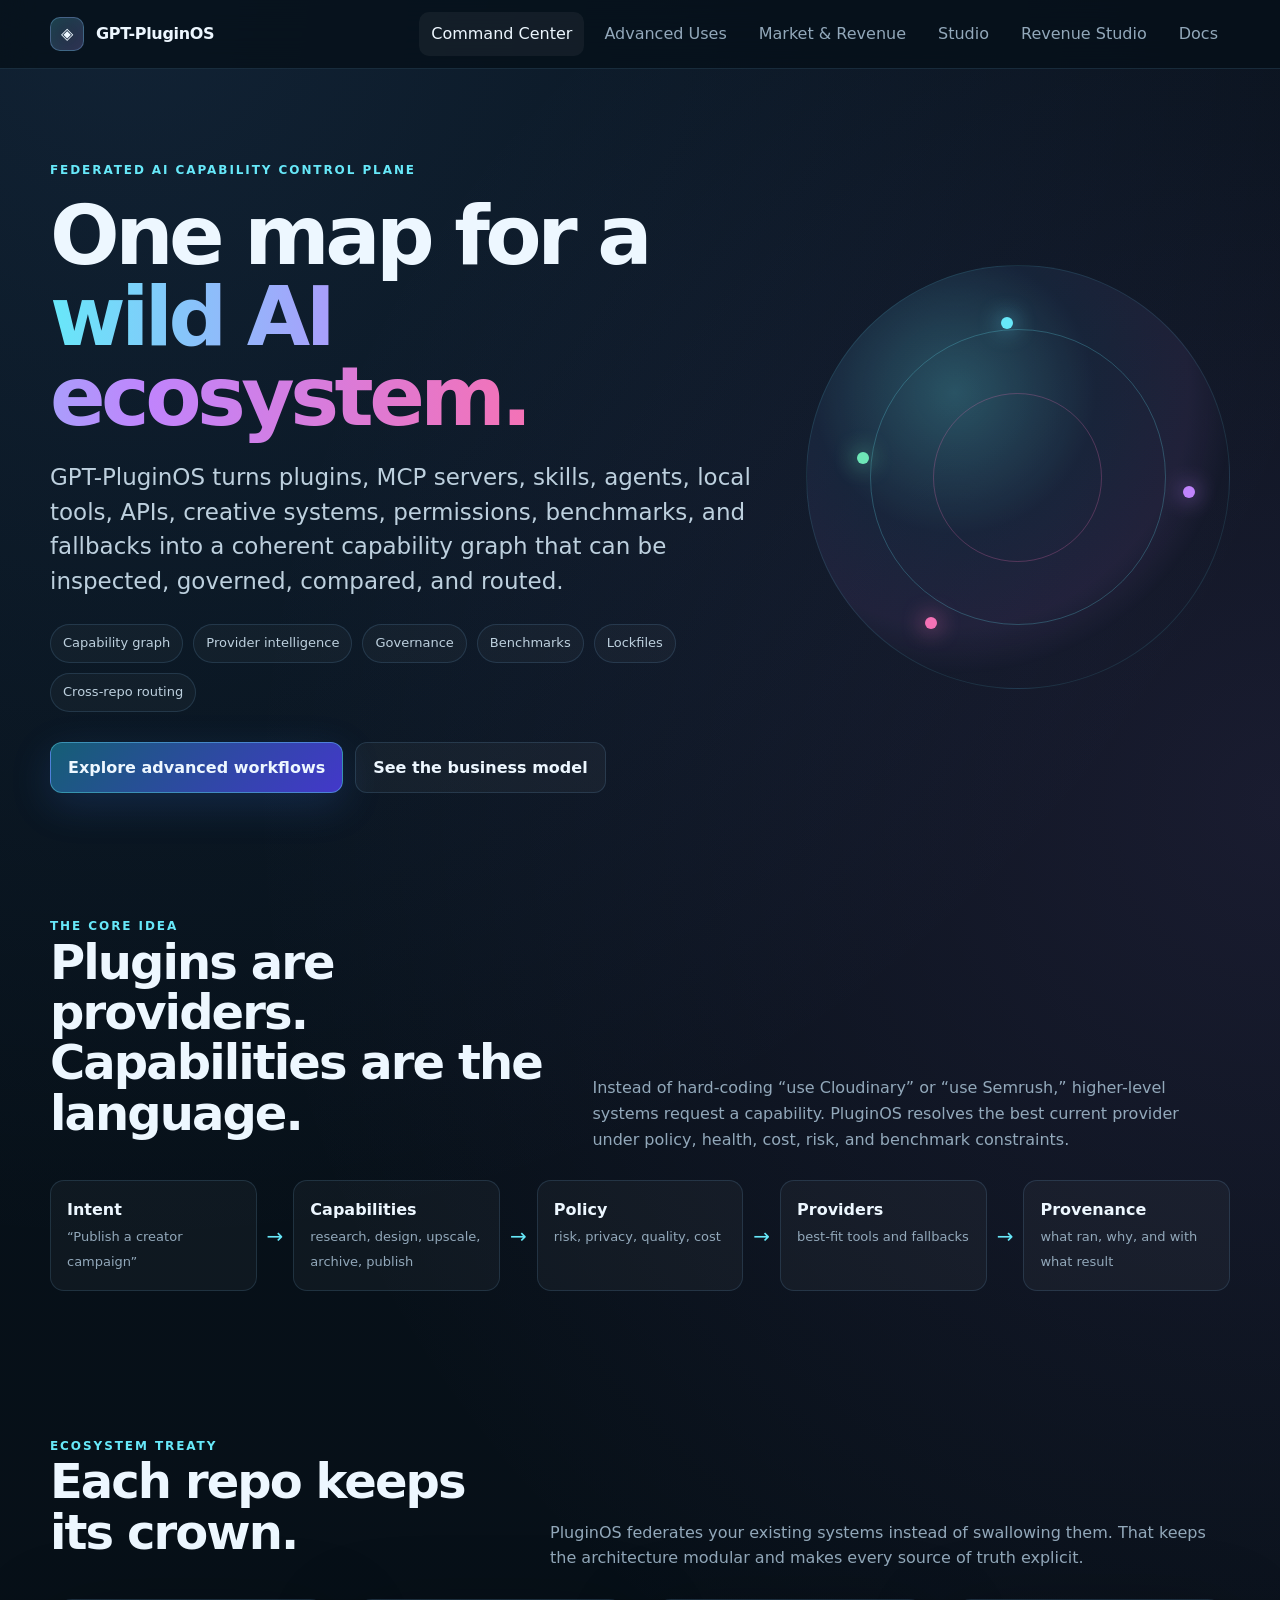
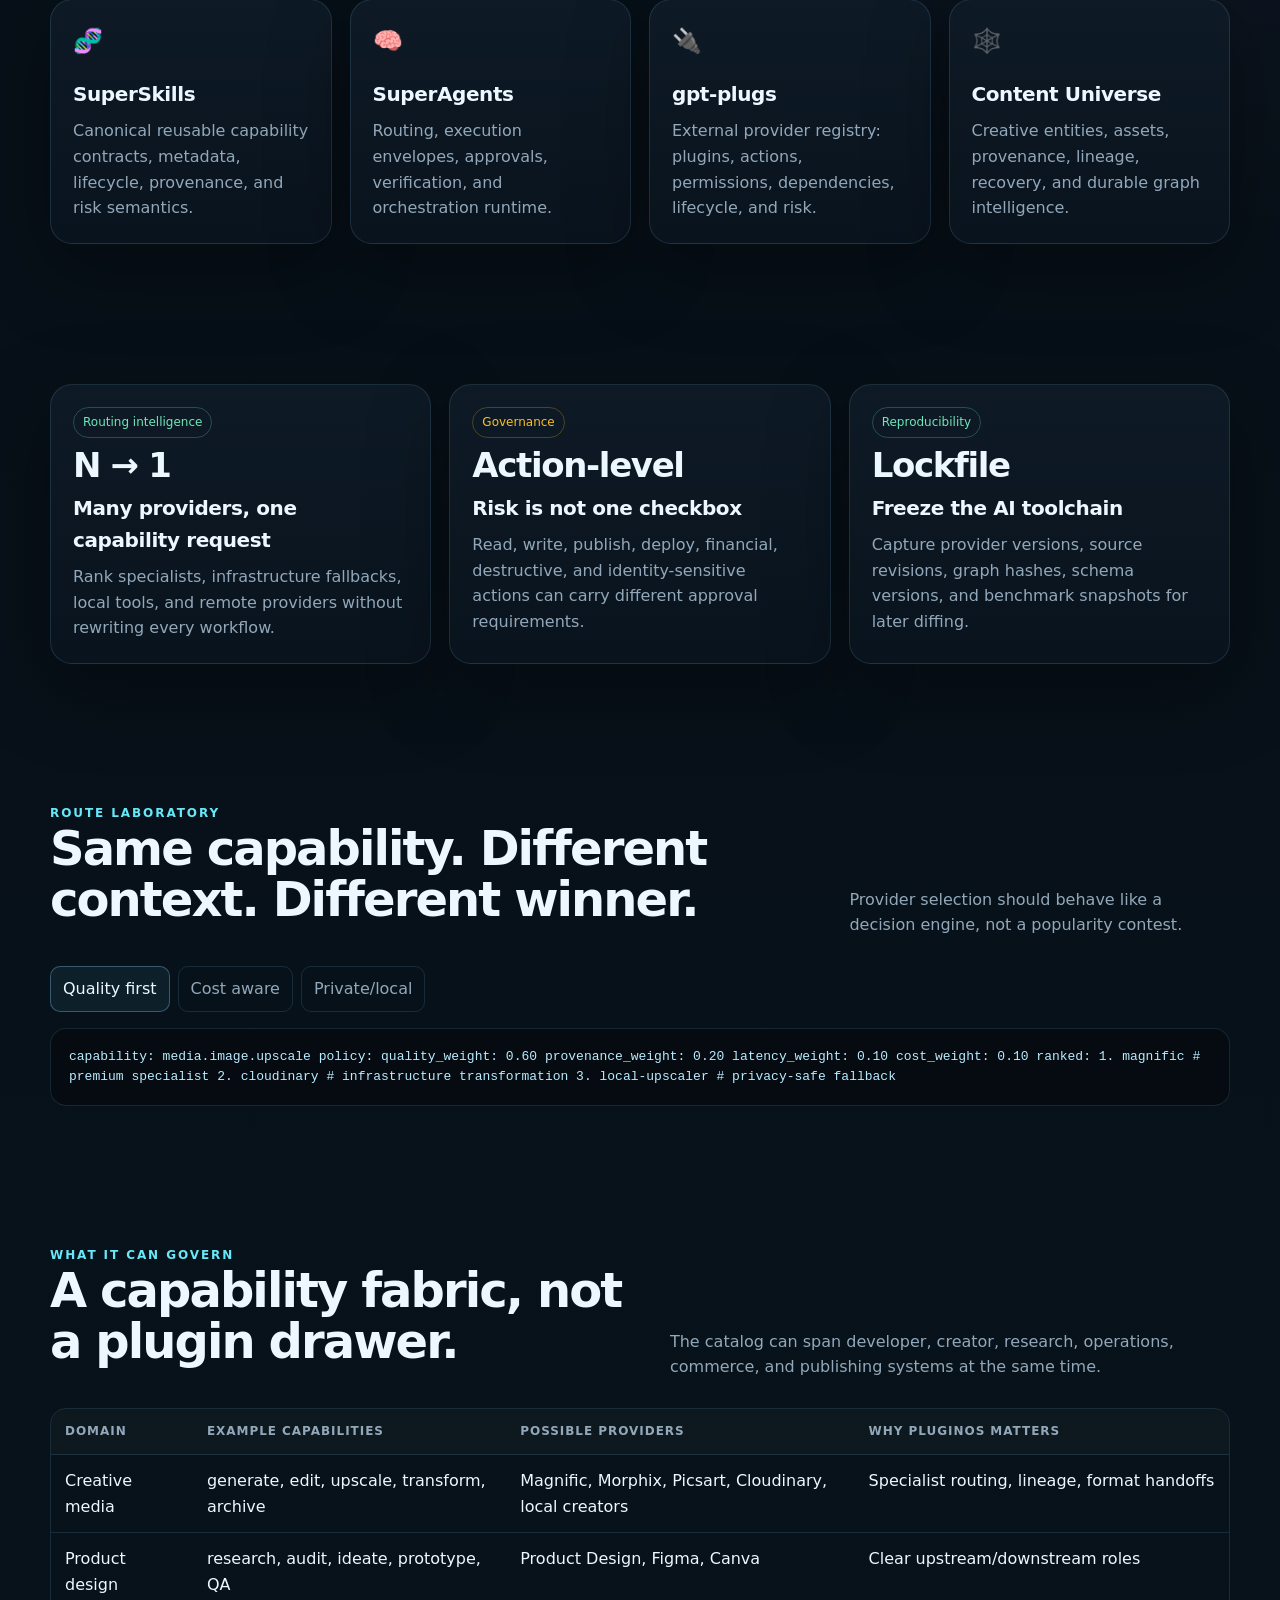
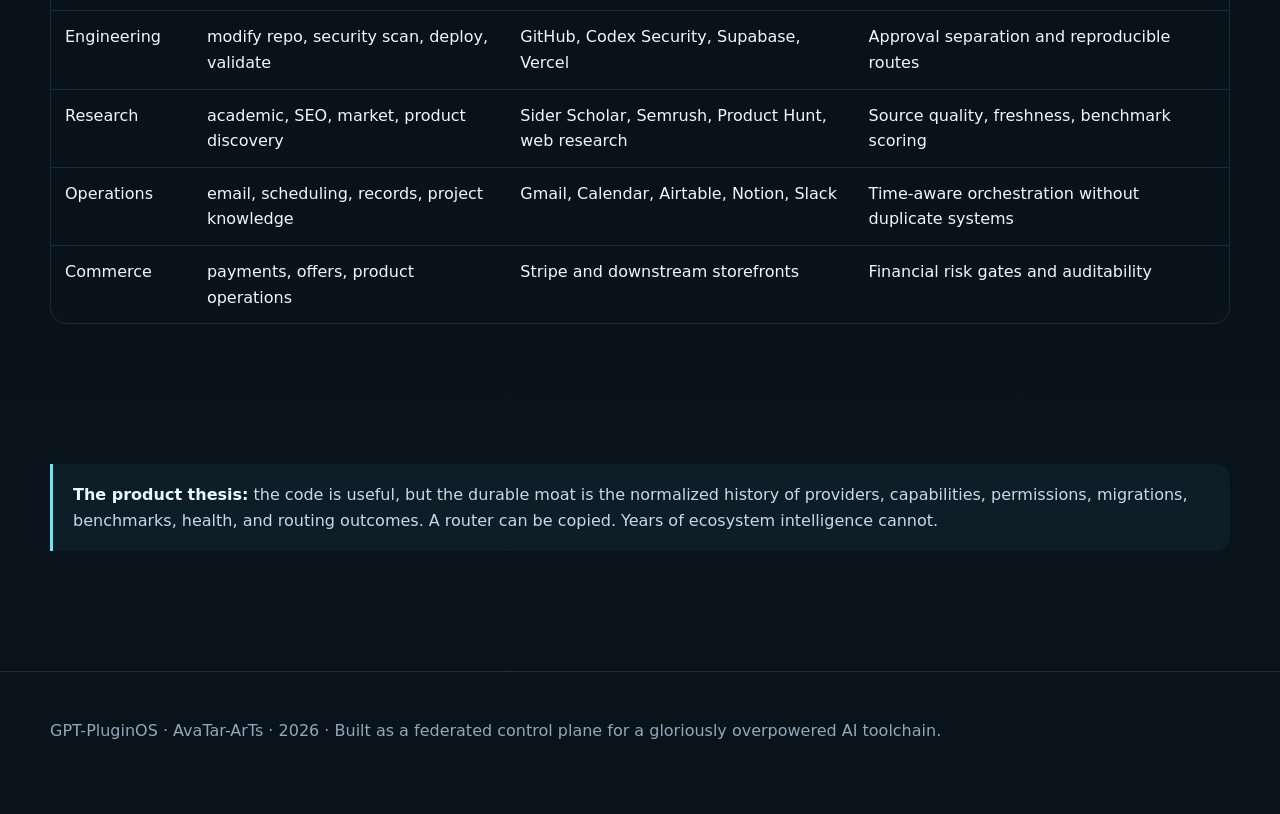
<file: site/index.html>
<!doctype html>
<html lang="en">
<head>
  <meta charset="utf-8" />
  <meta name="viewport" content="width=device-width, initial-scale=1" />
  <meta name="description" content="GPT-PluginOS is a federated capability control plane for plugins, MCP, skills, agents, local tools, creative providers, governance, and routing." />
  <title>GPT-PluginOS | Capability Control Plane</title>
  <link rel="stylesheet" href="styles.css" />
</head>
<body>
  <nav class="nav">
    <div class="shell nav-inner">
      <a class="brand" href="index.html"><span class="brand-mark">◈</span><span>GPT-PluginOS</span></a>
      <div class="nav-links">
        <a class="active" href="index.html">Command Center</a>
        <a href="advanced.html">Advanced Uses</a>
        <a href="market.html">Market & Revenue</a>
        <a href="../README.md">Docs</a>
      </div>
    </div>
  </nav>

  <header class="hero">
    <div class="shell hero-grid">
      <div>
        <div class="kicker">Federated AI Capability Control Plane</div>
        <h1>One map for a <span class="gradient-text">wild AI ecosystem.</span></h1>
        <p class="lede">GPT-PluginOS turns plugins, MCP servers, skills, agents, local tools, APIs, creative systems, permissions, benchmarks, and fallbacks into a coherent capability graph that can be inspected, governed, compared, and routed.</p>
        <div class="pills">
          <span class="pill">Capability graph</span><span class="pill">Provider intelligence</span><span class="pill">Governance</span><span class="pill">Benchmarks</span><span class="pill">Lockfiles</span><span class="pill">Cross-repo routing</span>
        </div>
        <div class="actions">
          <a class="btn primary" href="advanced.html">Explore advanced workflows</a>
          <a class="btn" href="market.html">See the business model</a>
        </div>
      </div>
      <div class="hero-orb" aria-label="decorative capability graph">
        <span class="node n1"></span><span class="node n2"></span><span class="node n3"></span><span class="node n4"></span>
      </div>
    </div>
  </header>

  <main>
    <section class="section">
      <div class="shell">
        <div class="section-head">
          <div><div class="kicker">The core idea</div><h2>Plugins are providers. Capabilities are the language.</h2></div>
          <p>Instead of hard-coding “use Cloudinary” or “use Semrush,” higher-level systems request a capability. PluginOS resolves the best current provider under policy, health, cost, risk, and benchmark constraints.</p>
        </div>
        <div class="flow">
          <div class="flow-step"><strong>Intent</strong><br><span class="small">“Publish a creator campaign”</span></div>
          <div class="flow-arrow">→</div>
          <div class="flow-step"><strong>Capabilities</strong><br><span class="small">research, design, upscale, archive, publish</span></div>
          <div class="flow-arrow">→</div>
          <div class="flow-step"><strong>Policy</strong><br><span class="small">risk, privacy, quality, cost</span></div>
          <div class="flow-arrow">→</div>
          <div class="flow-step"><strong>Providers</strong><br><span class="small">best-fit tools and fallbacks</span></div>
          <div class="flow-arrow">→</div>
          <div class="flow-step"><strong>Provenance</strong><br><span class="small">what ran, why, and with what result</span></div>
        </div>
      </div>
    </section>

    <section class="section">
      <div class="shell">
        <div class="section-head">
          <div><div class="kicker">Ecosystem treaty</div><h2>Each repo keeps its crown.</h2></div>
          <p>PluginOS federates your existing systems instead of swallowing them. That keeps the architecture modular and makes every source of truth explicit.</p>
        </div>
        <div class="grid cols-4">
          <article class="card"><div class="icon">🧬</div><h3>SuperSkills</h3><p>Canonical reusable capability contracts, metadata, lifecycle, provenance, and risk semantics.</p></article>
          <article class="card"><div class="icon">🧠</div><h3>SuperAgents</h3><p>Routing, execution envelopes, approvals, verification, and orchestration runtime.</p></article>
          <article class="card"><div class="icon">🔌</div><h3>gpt-plugs</h3><p>External provider registry: plugins, actions, permissions, dependencies, lifecycle, and risk.</p></article>
          <article class="card"><div class="icon">🕸️</div><h3>Content Universe</h3><p>Creative entities, assets, provenance, lineage, recovery, and durable graph intelligence.</p></article>
        </div>
      </div>
    </section>

    <section class="section">
      <div class="shell grid cols-3">
        <article class="card"><span class="badge good">Routing intelligence</span><div class="metric">N → 1</div><h3>Many providers, one capability request</h3><p>Rank specialists, infrastructure fallbacks, local tools, and remote providers without rewriting every workflow.</p></article>
        <article class="card"><span class="badge warn">Governance</span><div class="metric">Action-level</div><h3>Risk is not one checkbox</h3><p>Read, write, publish, deploy, financial, destructive, and identity-sensitive actions can carry different approval requirements.</p></article>
        <article class="card"><span class="badge good">Reproducibility</span><div class="metric">Lockfile</div><h3>Freeze the AI toolchain</h3><p>Capture provider versions, source revisions, graph hashes, schema versions, and benchmark snapshots for later diffing.</p></article>
      </div>
    </section>

    <section class="section">
      <div class="shell">
        <div class="section-head">
          <div><div class="kicker">Route laboratory</div><h2>Same capability. Different context. Different winner.</h2></div>
          <p>Provider selection should behave like a decision engine, not a popularity contest.</p>
        </div>
        <div class="tabs">
          <button class="tab active" data-group="route" data-tab="quality">Quality first</button>
          <button class="tab" data-group="route" data-tab="cost">Cost aware</button>
          <button class="tab" data-group="route" data-tab="private">Private/local</button>
        </div>
        <div class="tab-panel active" data-panel-group="route" data-panel="quality">
          <div class="code">capability: media.image.upscale
policy:
  quality_weight: 0.60
  provenance_weight: 0.20
  latency_weight: 0.10
  cost_weight: 0.10
ranked:
  1. magnific       # premium specialist
  2. cloudinary     # infrastructure transformation
  3. local-upscaler # privacy-safe fallback</div>
        </div>
        <div class="tab-panel" data-panel-group="route" data-panel="cost">
          <div class="code">capability: media.image.upscale
policy:
  max_cost_class: low
  quality_floor: 0.72
ranked:
  1. cloudinary
  2. local-upscaler
excluded:
  - magnific: exceeds cost policy</div>
        </div>
        <div class="tab-panel" data-panel-group="route" data-panel="private">
          <div class="code">capability: media.image.upscale
policy:
  data_zone: local_only
  external_uploads: forbidden
ranked:
  1. local-upscaler
excluded:
  - cloudinary: remote service
  - magnific: remote service</div>
        </div>
      </div>
    </section>

    <section class="section">
      <div class="shell">
        <div class="section-head">
          <div><div class="kicker">What it can govern</div><h2>A capability fabric, not a plugin drawer.</h2></div>
          <p>The catalog can span developer, creator, research, operations, commerce, and publishing systems at the same time.</p>
        </div>
        <table class="matrix">
          <thead><tr><th>Domain</th><th>Example capabilities</th><th>Possible providers</th><th>Why PluginOS matters</th></tr></thead>
          <tbody>
            <tr><td>Creative media</td><td>generate, edit, upscale, transform, archive</td><td>Magnific, Morphix, Picsart, Cloudinary, local creators</td><td>Specialist routing, lineage, format handoffs</td></tr>
            <tr><td>Product design</td><td>research, audit, ideate, prototype, QA</td><td>Product Design, Figma, Canva</td><td>Clear upstream/downstream roles</td></tr>
            <tr><td>Engineering</td><td>modify repo, security scan, deploy, validate</td><td>GitHub, Codex Security, Supabase, Vercel</td><td>Approval separation and reproducible routes</td></tr>
            <tr><td>Research</td><td>academic, SEO, market, product discovery</td><td>Sider Scholar, Semrush, Product Hunt, web research</td><td>Source quality, freshness, benchmark scoring</td></tr>
            <tr><td>Operations</td><td>email, scheduling, records, project knowledge</td><td>Gmail, Calendar, Airtable, Notion, Slack</td><td>Time-aware orchestration without duplicate systems</td></tr>
            <tr><td>Commerce</td><td>payments, offers, product operations</td><td>Stripe and downstream storefronts</td><td>Financial risk gates and auditability</td></tr>
          </tbody>
        </table>
      </div>
    </section>

    <section class="section">
      <div class="shell">
        <div class="callout"><strong>The product thesis:</strong> the code is useful, but the durable moat is the normalized history of providers, capabilities, permissions, migrations, benchmarks, health, and routing outcomes. A router can be copied. Years of ecosystem intelligence cannot.</div>
      </div>
    </section>
  </main>

  <footer class="footer">
    <div class="shell">GPT-PluginOS · AvaTar-ArTs · <span data-year></span> · Built as a federated control plane for a gloriously overpowered AI toolchain.</div>
  </footer>
  <script src="app.js"></script>
</body>
</html>
</file>
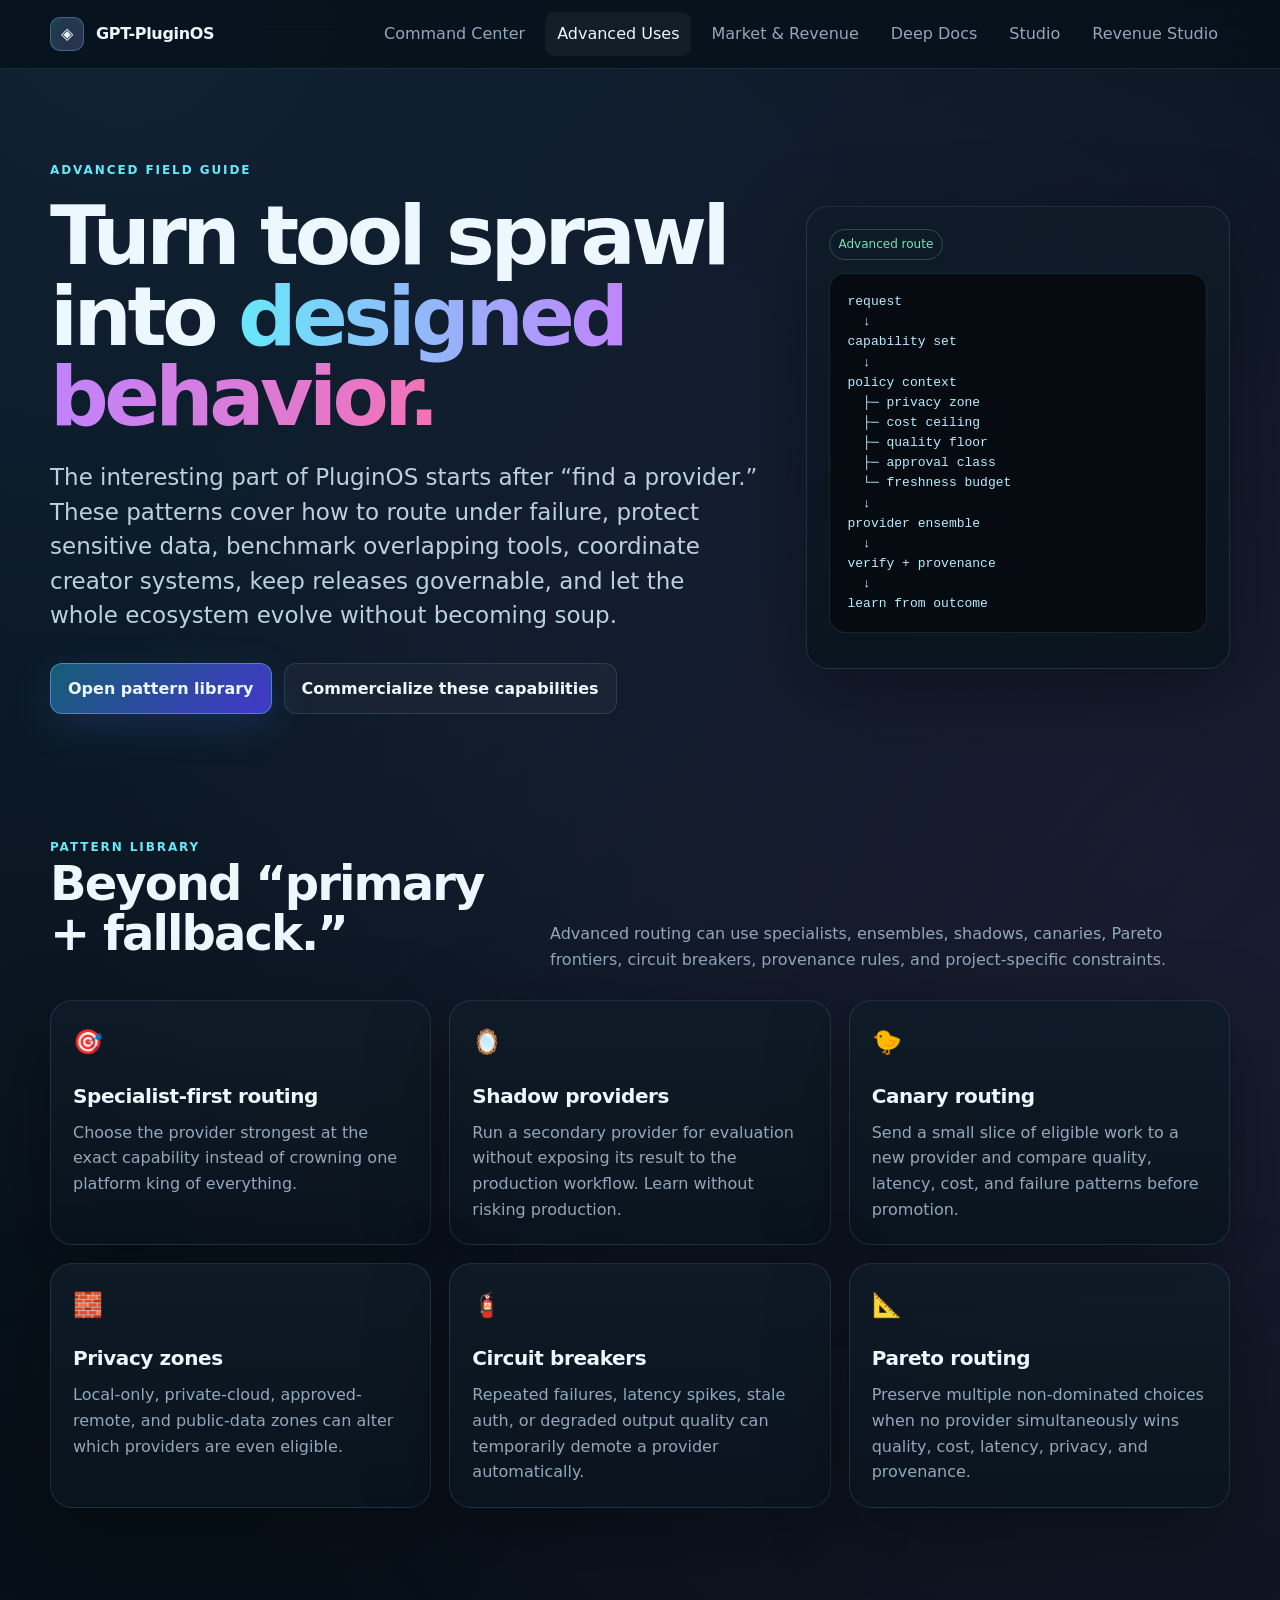
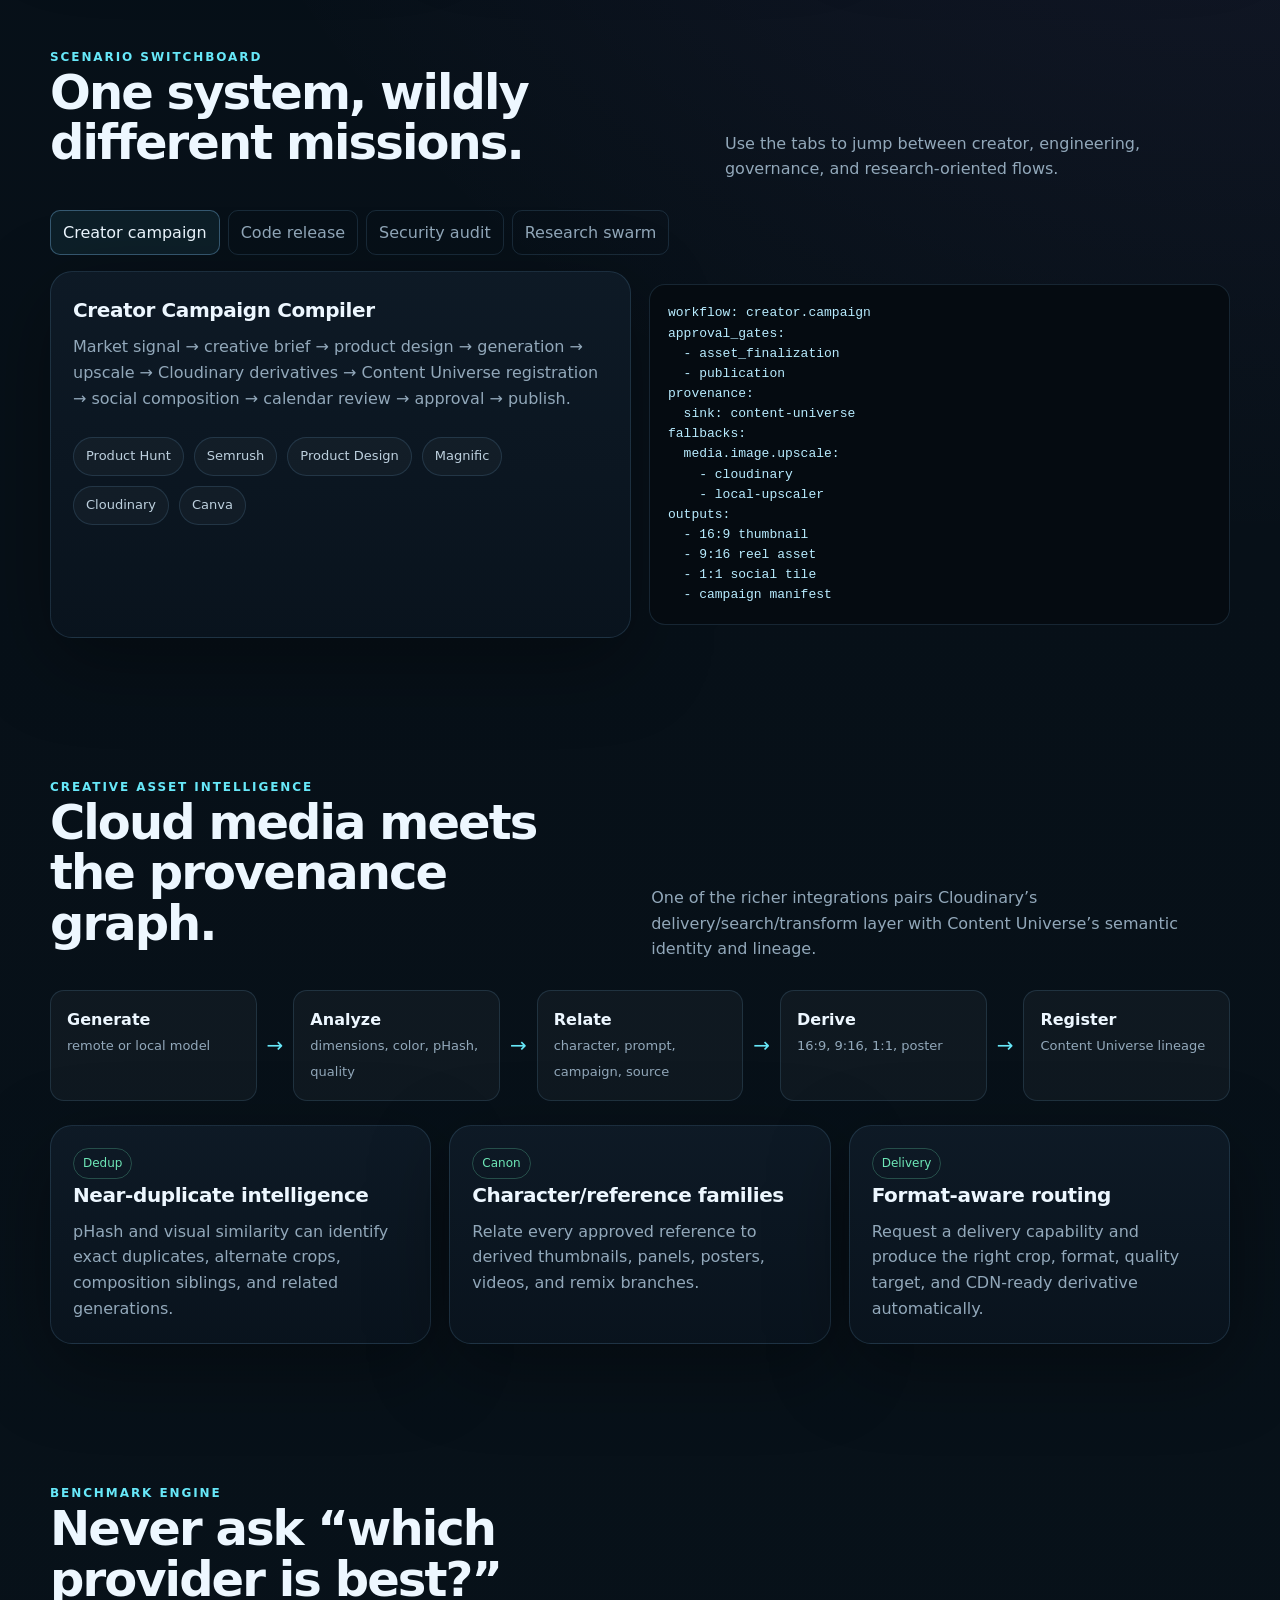
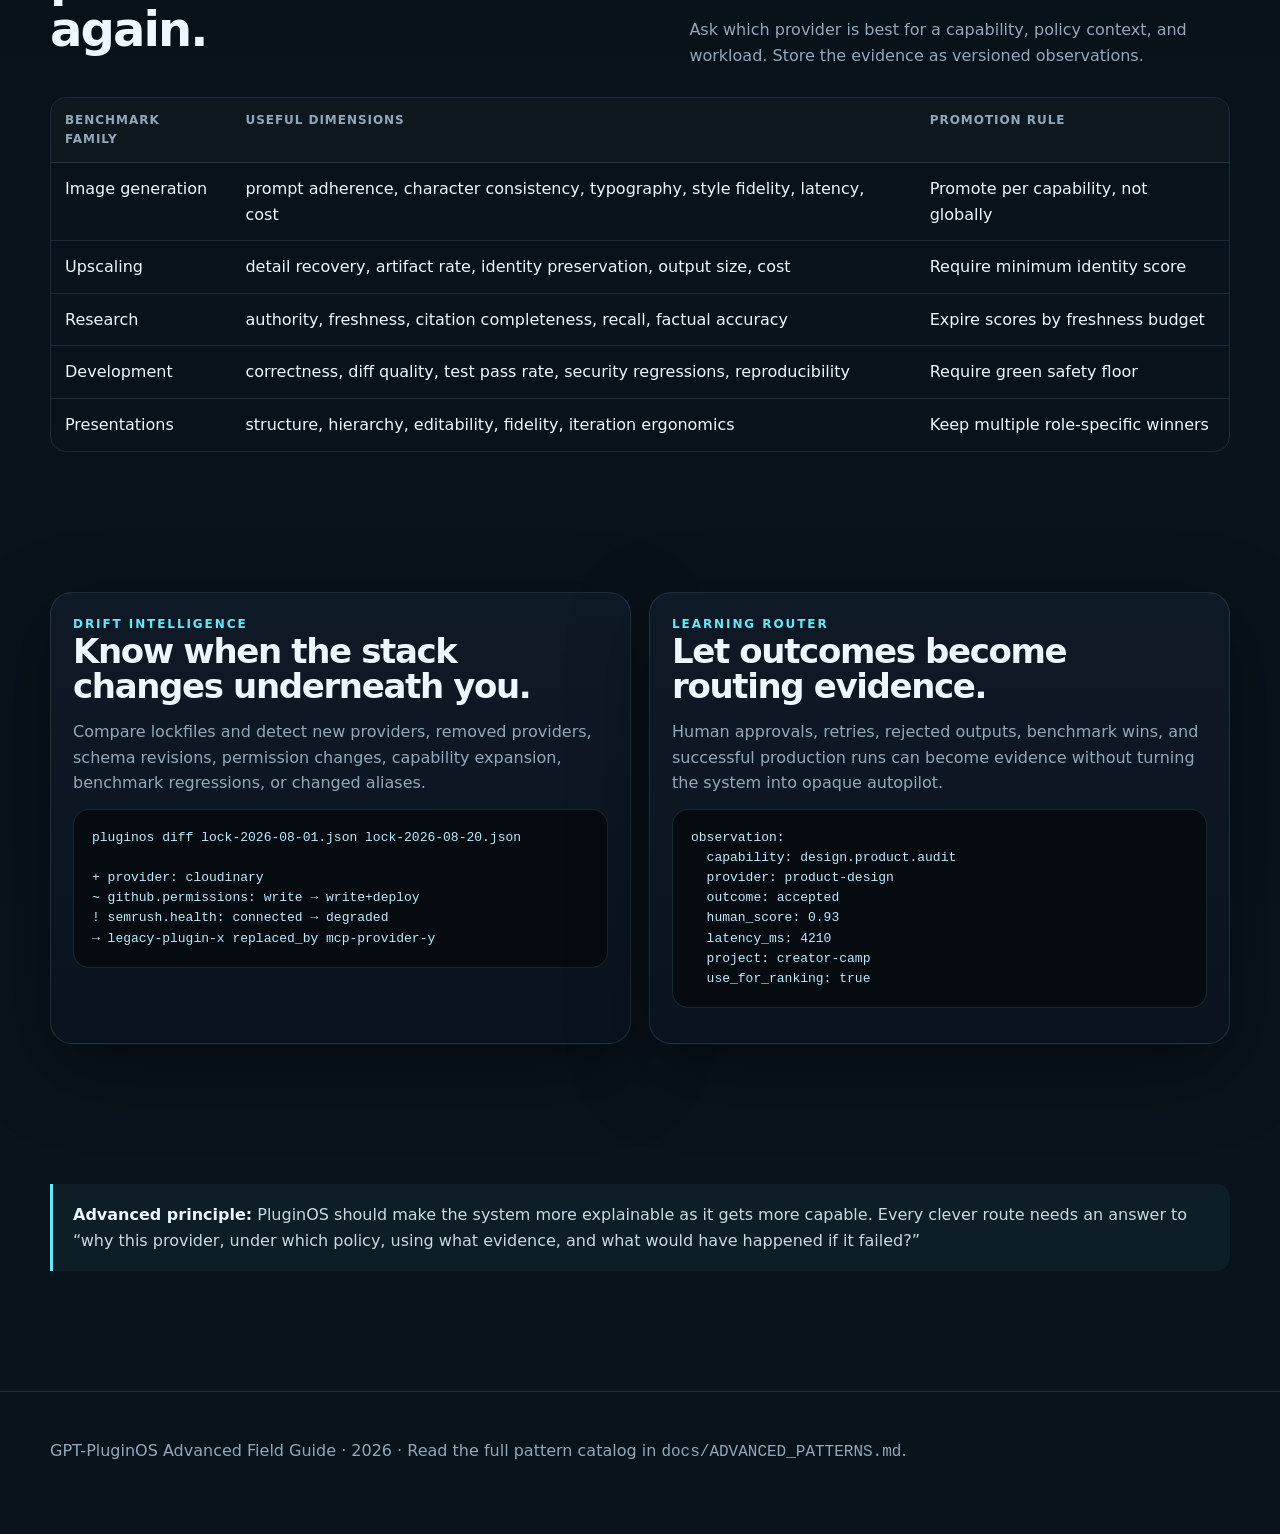
<file: site/advanced.html>
<!doctype html>
<html lang="en">
<head>
  <meta charset="utf-8" />
  <meta name="viewport" content="width=device-width, initial-scale=1" />
  <meta name="description" content="Advanced GPT-PluginOS patterns: ensembles, fallbacks, canaries, privacy zones, benchmarks, provenance, creative pipelines, release governance, and ecosystem drift." />
  <title>GPT-PluginOS | Advanced Uses</title>
  <link rel="stylesheet" href="styles.css" />
</head>
<body>
  <nav class="nav">
    <div class="shell nav-inner">
      <a class="brand" href="index.html"><span class="brand-mark">◈</span><span>GPT-PluginOS</span></a>
      <div class="nav-links">
        <a href="index.html">Command Center</a>
        <a class="active" href="advanced.html">Advanced Uses</a>
        <a href="market.html">Market & Revenue</a>
        <a href="../docs/ADVANCED_PATTERNS.md">Deep Docs</a>
      </div>
    </div>
  </nav>

  <header class="hero">
    <div class="shell hero-grid">
      <div>
        <div class="kicker">Advanced Field Guide</div>
        <h1>Turn tool sprawl into <span class="gradient-text">designed behavior.</span></h1>
        <p class="lede">The interesting part of PluginOS starts after “find a provider.” These patterns cover how to route under failure, protect sensitive data, benchmark overlapping tools, coordinate creator systems, keep releases governable, and let the whole ecosystem evolve without becoming soup.</p>
        <div class="actions"><a class="btn primary" href="#patterns">Open pattern library</a><a class="btn" href="market.html">Commercialize these capabilities</a></div>
      </div>
      <div class="card">
        <span class="badge good">Advanced route</span>
        <pre class="code">request
  ↓
capability set
  ↓
policy context
  ├─ privacy zone
  ├─ cost ceiling
  ├─ quality floor
  ├─ approval class
  └─ freshness budget
  ↓
provider ensemble
  ↓
verify + provenance
  ↓
learn from outcome</pre>
      </div>
    </div>
  </header>

  <main id="patterns">
    <section class="section">
      <div class="shell">
        <div class="section-head"><div><div class="kicker">Pattern library</div><h2>Beyond “primary + fallback.”</h2></div><p>Advanced routing can use specialists, ensembles, shadows, canaries, Pareto frontiers, circuit breakers, provenance rules, and project-specific constraints.</p></div>
        <div class="grid cols-3">
          <article class="card"><div class="icon">🎯</div><h3>Specialist-first routing</h3><p>Choose the provider strongest at the exact capability instead of crowning one platform king of everything.</p></article>
          <article class="card"><div class="icon">🪞</div><h3>Shadow providers</h3><p>Run a secondary provider for evaluation without exposing its result to the production workflow. Learn without risking production.</p></article>
          <article class="card"><div class="icon">🐤</div><h3>Canary routing</h3><p>Send a small slice of eligible work to a new provider and compare quality, latency, cost, and failure patterns before promotion.</p></article>
          <article class="card"><div class="icon">🧱</div><h3>Privacy zones</h3><p>Local-only, private-cloud, approved-remote, and public-data zones can alter which providers are even eligible.</p></article>
          <article class="card"><div class="icon">🧯</div><h3>Circuit breakers</h3><p>Repeated failures, latency spikes, stale auth, or degraded output quality can temporarily demote a provider automatically.</p></article>
          <article class="card"><div class="icon">📐</div><h3>Pareto routing</h3><p>Preserve multiple non-dominated choices when no provider simultaneously wins quality, cost, latency, privacy, and provenance.</p></article>
        </div>
      </div>
    </section>

    <section class="section">
      <div class="shell">
        <div class="section-head"><div><div class="kicker">Scenario switchboard</div><h2>One system, wildly different missions.</h2></div><p>Use the tabs to jump between creator, engineering, governance, and research-oriented flows.</p></div>
        <div class="tabs">
          <button class="tab active" data-group="mission" data-tab="creator">Creator campaign</button>
          <button class="tab" data-group="mission" data-tab="release">Code release</button>
          <button class="tab" data-group="mission" data-tab="audit">Security audit</button>
          <button class="tab" data-group="mission" data-tab="research">Research swarm</button>
        </div>

        <div class="tab-panel active" data-panel-group="mission" data-panel="creator">
          <div class="grid cols-2">
            <div class="card"><h3>Creator Campaign Compiler</h3><p>Market signal → creative brief → product design → generation → upscale → Cloudinary derivatives → Content Universe registration → social composition → calendar review → approval → publish.</p><div class="pills"><span class="pill">Product Hunt</span><span class="pill">Semrush</span><span class="pill">Product Design</span><span class="pill">Magnific</span><span class="pill">Cloudinary</span><span class="pill">Canva</span></div></div>
            <pre class="code">workflow: creator.campaign
approval_gates:
  - asset_finalization
  - publication
provenance:
  sink: content-universe
fallbacks:
  media.image.upscale:
    - cloudinary
    - local-upscaler
outputs:
  - 16:9 thumbnail
  - 9:16 reel asset
  - 1:1 social tile
  - campaign manifest</pre>
          </div>
        </div>

        <div class="tab-panel" data-panel-group="mission" data-panel="release">
          <div class="grid cols-2">
            <div class="card"><h3>Governed Release Train</h3><p>Repository change, test, security scan, release notes, deployment preview, production approval, deployment, milestone update. Code-change authorization never implies deployment authorization.</p><div class="pills"><span class="pill">GitHub</span><span class="pill">Codex Security</span><span class="pill">Vercel</span><span class="pill">Google Calendar</span></div></div>
            <pre class="code">workflow: code.release
risk_boundaries:
  code_change: approval_required
  deployment: separate_approval
  destructive_write: deny_by_default
checks:
  - tests
  - security_scan
  - route_lock_diff
  - release_provenance</pre>
          </div>
        </div>

        <div class="tab-panel" data-panel-group="mission" data-panel="audit">
          <div class="grid cols-2">
            <div class="card"><h3>Plugin/MCP Trust Audit</h3><p>Inventory installed and declared providers, compare capabilities and permissions, flag destructive actions, identify dead/legacy integrations, trace replacements, and emit a signed snapshot.</p><div class="pills"><span class="pill">Plugin inventory</span><span class="pill">MCP manifests</span><span class="pill">Risk classes</span><span class="pill">Migration graph</span></div></div>
            <pre class="code">audit:
  detect:
    - capability_overlap
    - permission_expansion
    - stale_provider
    - alias_collision
    - missing_provenance
  emit:
    - provider_graph.json
    - risk_report.md
    - pluginos.lock.json</pre>
          </div>
        </div>

        <div class="tab-panel" data-panel-group="mission" data-panel="research">
          <div class="grid cols-2">
            <div class="card"><h3>Source-specialized Research Swarm</h3><p>Academic providers handle papers, SEO providers handle search-market evidence, Product Hunt handles product traction, web research fills public context, and a verifier compares claims before publication.</p><div class="pills"><span class="pill">Sider Scholar</span><span class="pill">Semrush</span><span class="pill">Product Hunt</span><span class="pill">Web</span></div></div>
            <pre class="code">research_policy:
  freshness_days: 30
  min_source_classes: 2
  require_citations: true
  disagreement_mode: preserve
ranking:
  source_authority: 0.35
  freshness: 0.25
  recall: 0.20
  structure: 0.20</pre>
          </div>
        </div>
      </div>
    </section>

    <section class="section">
      <div class="shell">
        <div class="section-head"><div><div class="kicker">Creative asset intelligence</div><h2>Cloud media meets the provenance graph.</h2></div><p>One of the richer integrations pairs Cloudinary’s delivery/search/transform layer with Content Universe’s semantic identity and lineage.</p></div>
        <div class="flow">
          <div class="flow-step"><strong>Generate</strong><br><span class="small">remote or local model</span></div><div class="flow-arrow">→</div>
          <div class="flow-step"><strong>Analyze</strong><br><span class="small">dimensions, color, pHash, quality</span></div><div class="flow-arrow">→</div>
          <div class="flow-step"><strong>Relate</strong><br><span class="small">character, prompt, campaign, source</span></div><div class="flow-arrow">→</div>
          <div class="flow-step"><strong>Derive</strong><br><span class="small">16:9, 9:16, 1:1, poster</span></div><div class="flow-arrow">→</div>
          <div class="flow-step"><strong>Register</strong><br><span class="small">Content Universe lineage</span></div>
        </div>
        <div class="grid cols-3" style="margin-top:18px">
          <div class="card"><span class="badge good">Dedup</span><h3>Near-duplicate intelligence</h3><p>pHash and visual similarity can identify exact duplicates, alternate crops, composition siblings, and related generations.</p></div>
          <div class="card"><span class="badge good">Canon</span><h3>Character/reference families</h3><p>Relate every approved reference to derived thumbnails, panels, posters, videos, and remix branches.</p></div>
          <div class="card"><span class="badge good">Delivery</span><h3>Format-aware routing</h3><p>Request a delivery capability and produce the right crop, format, quality target, and CDN-ready derivative automatically.</p></div>
        </div>
      </div>
    </section>

    <section class="section">
      <div class="shell">
        <div class="section-head"><div><div class="kicker">Benchmark engine</div><h2>Never ask “which provider is best?” again.</h2></div><p>Ask which provider is best for a capability, policy context, and workload. Store the evidence as versioned observations.</p></div>
        <table class="matrix">
          <thead><tr><th>Benchmark family</th><th>Useful dimensions</th><th>Promotion rule</th></tr></thead>
          <tbody>
            <tr><td>Image generation</td><td>prompt adherence, character consistency, typography, style fidelity, latency, cost</td><td>Promote per capability, not globally</td></tr>
            <tr><td>Upscaling</td><td>detail recovery, artifact rate, identity preservation, output size, cost</td><td>Require minimum identity score</td></tr>
            <tr><td>Research</td><td>authority, freshness, citation completeness, recall, factual accuracy</td><td>Expire scores by freshness budget</td></tr>
            <tr><td>Development</td><td>correctness, diff quality, test pass rate, security regressions, reproducibility</td><td>Require green safety floor</td></tr>
            <tr><td>Presentations</td><td>structure, hierarchy, editability, fidelity, iteration ergonomics</td><td>Keep multiple role-specific winners</td></tr>
          </tbody>
        </table>
      </div>
    </section>

    <section class="section">
      <div class="shell grid cols-2">
        <div class="card"><div class="kicker">Drift intelligence</div><h2 style="font-size:34px">Know when the stack changes underneath you.</h2><p>Compare lockfiles and detect new providers, removed providers, schema revisions, permission changes, capability expansion, benchmark regressions, or changed aliases.</p><pre class="code">pluginos diff lock-2026-08-01.json lock-2026-08-20.json

+ provider: cloudinary
~ github.permissions: write → write+deploy
! semrush.health: connected → degraded
→ legacy-plugin-x replaced_by mcp-provider-y</pre></div>
        <div class="card"><div class="kicker">Learning router</div><h2 style="font-size:34px">Let outcomes become routing evidence.</h2><p>Human approvals, retries, rejected outputs, benchmark wins, and successful production runs can become evidence without turning the system into opaque autopilot.</p><pre class="code">observation:
  capability: design.product.audit
  provider: product-design
  outcome: accepted
  human_score: 0.93
  latency_ms: 4210
  project: creator-camp
  use_for_ranking: true</pre></div>
      </div>
    </section>

    <section class="section">
      <div class="shell"><div class="callout"><strong>Advanced principle:</strong> PluginOS should make the system more explainable as it gets more capable. Every clever route needs an answer to “why this provider, under which policy, using what evidence, and what would have happened if it failed?”</div></div>
    </section>
  </main>

  <footer class="footer"><div class="shell">GPT-PluginOS Advanced Field Guide · <span data-year></span> · Read the full pattern catalog in <code>docs/ADVANCED_PATTERNS.md</code>.</div></footer>
  <script src="app.js"></script>
</body>
</html>
</file>
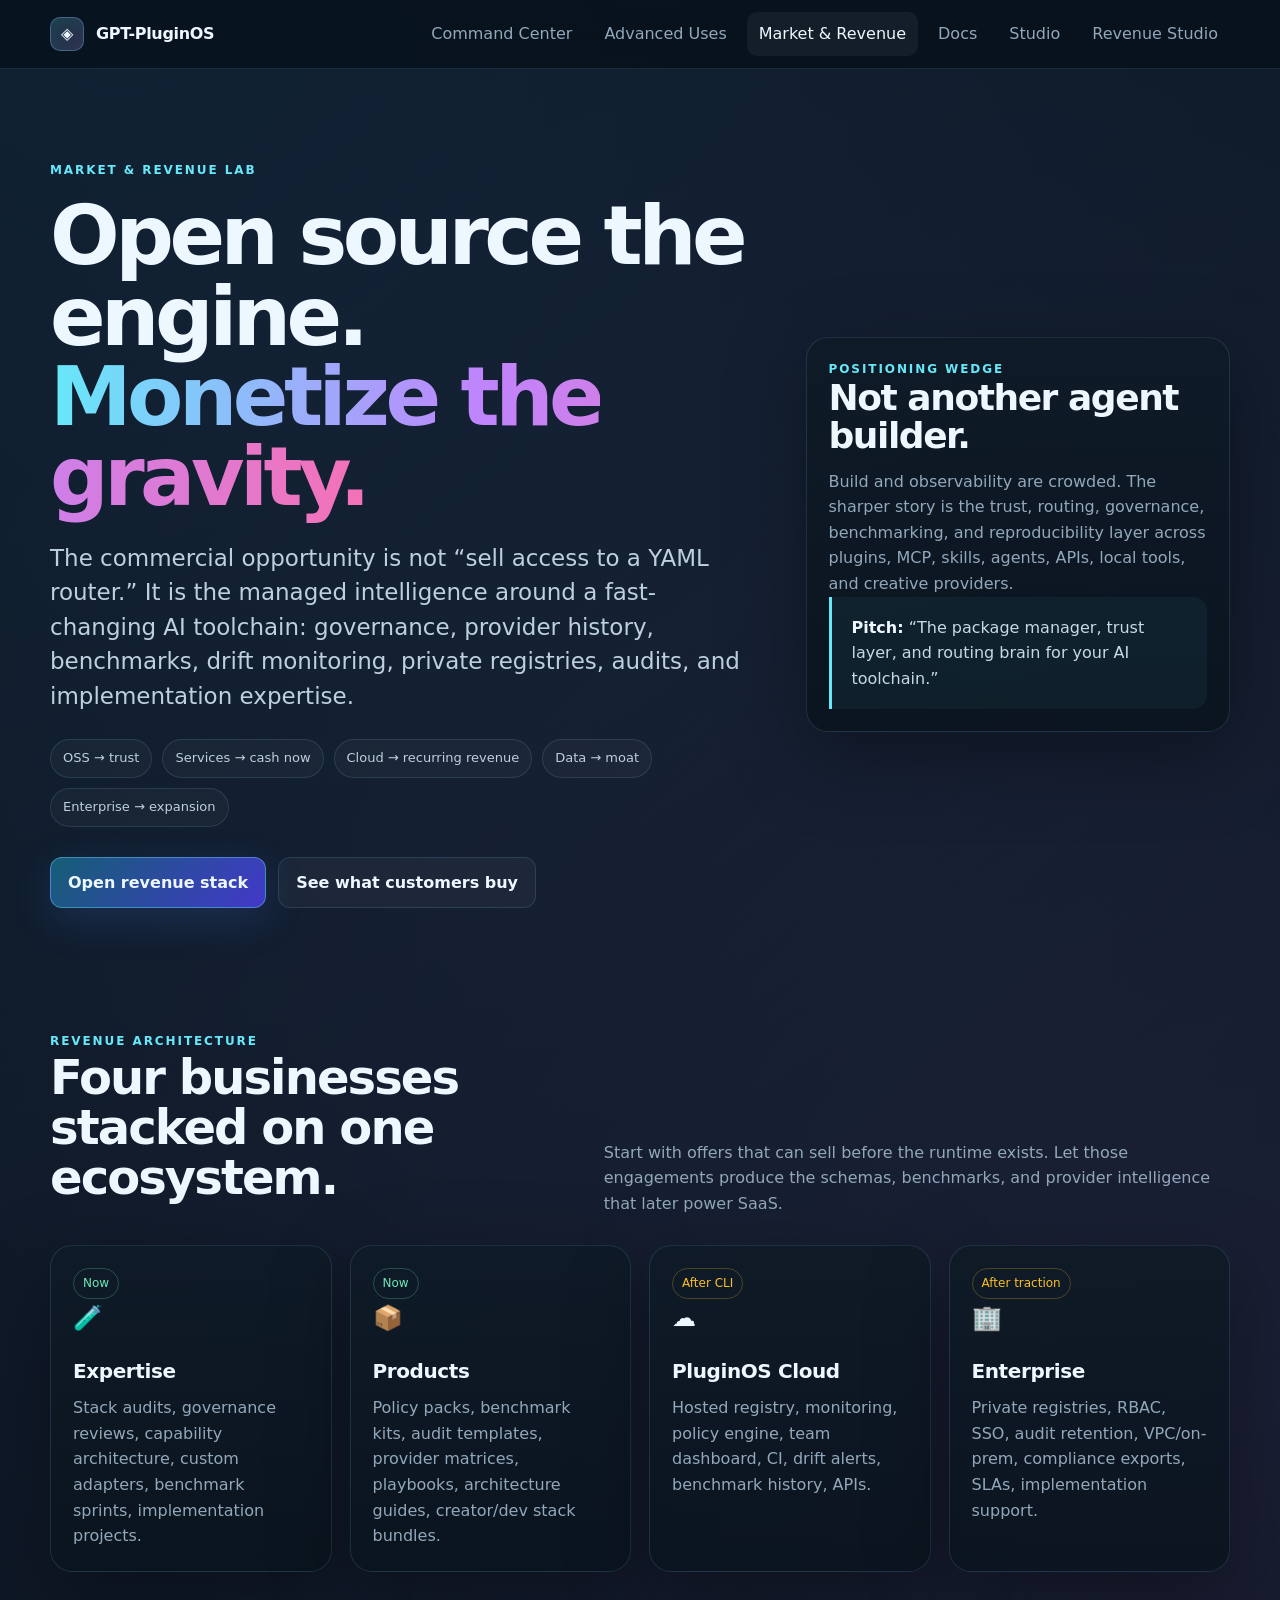
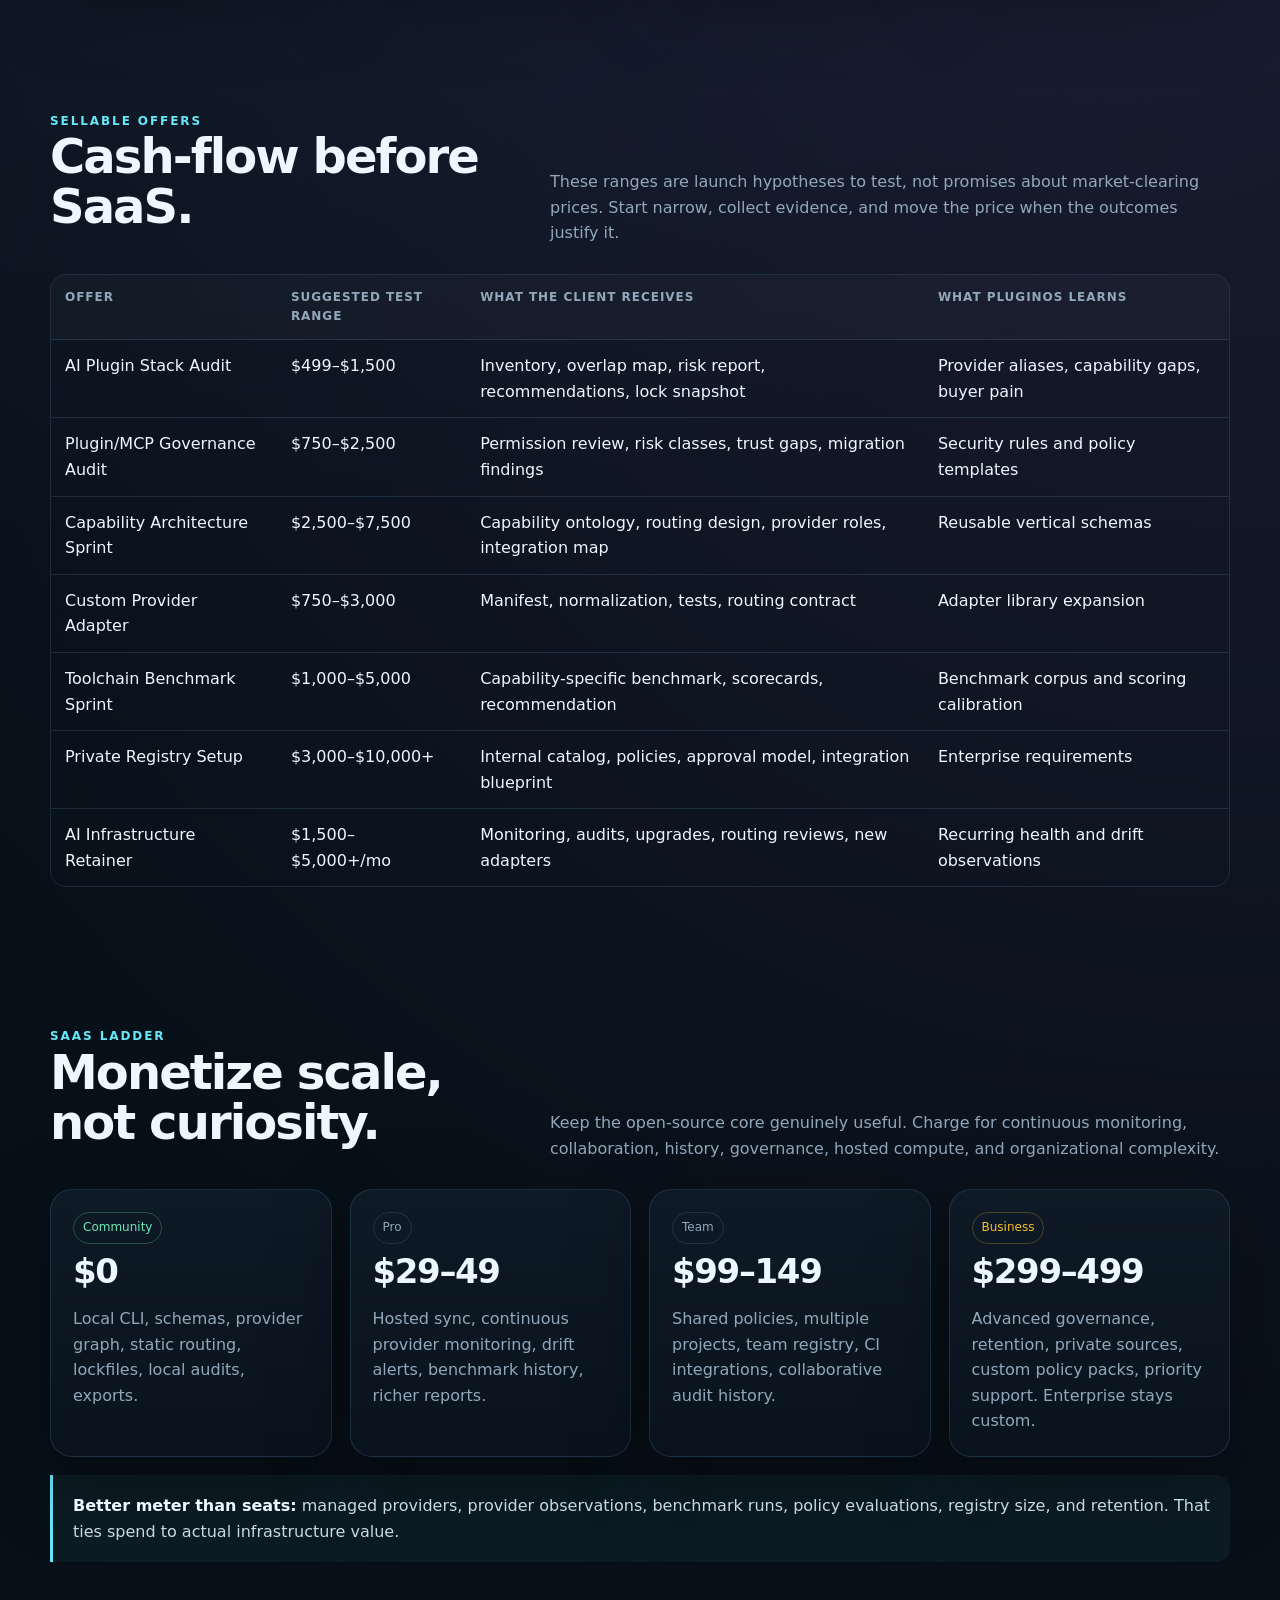
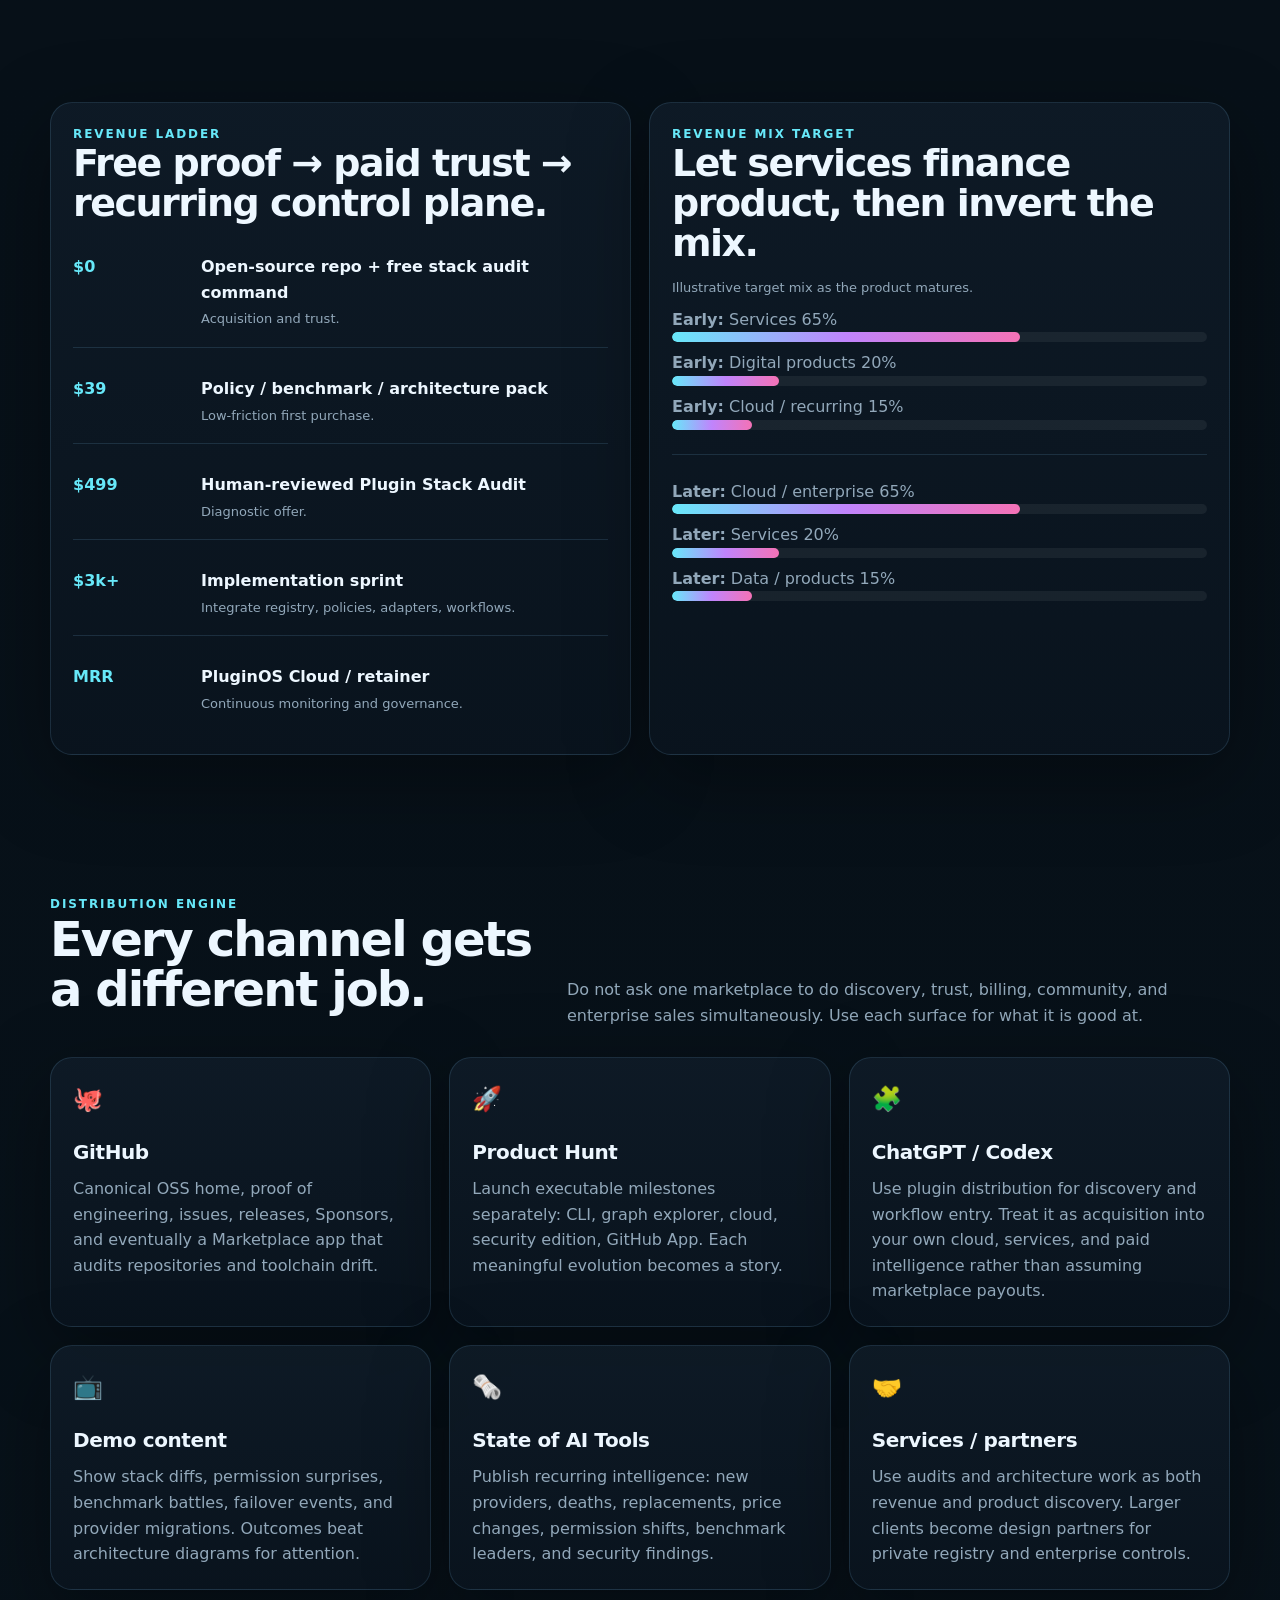
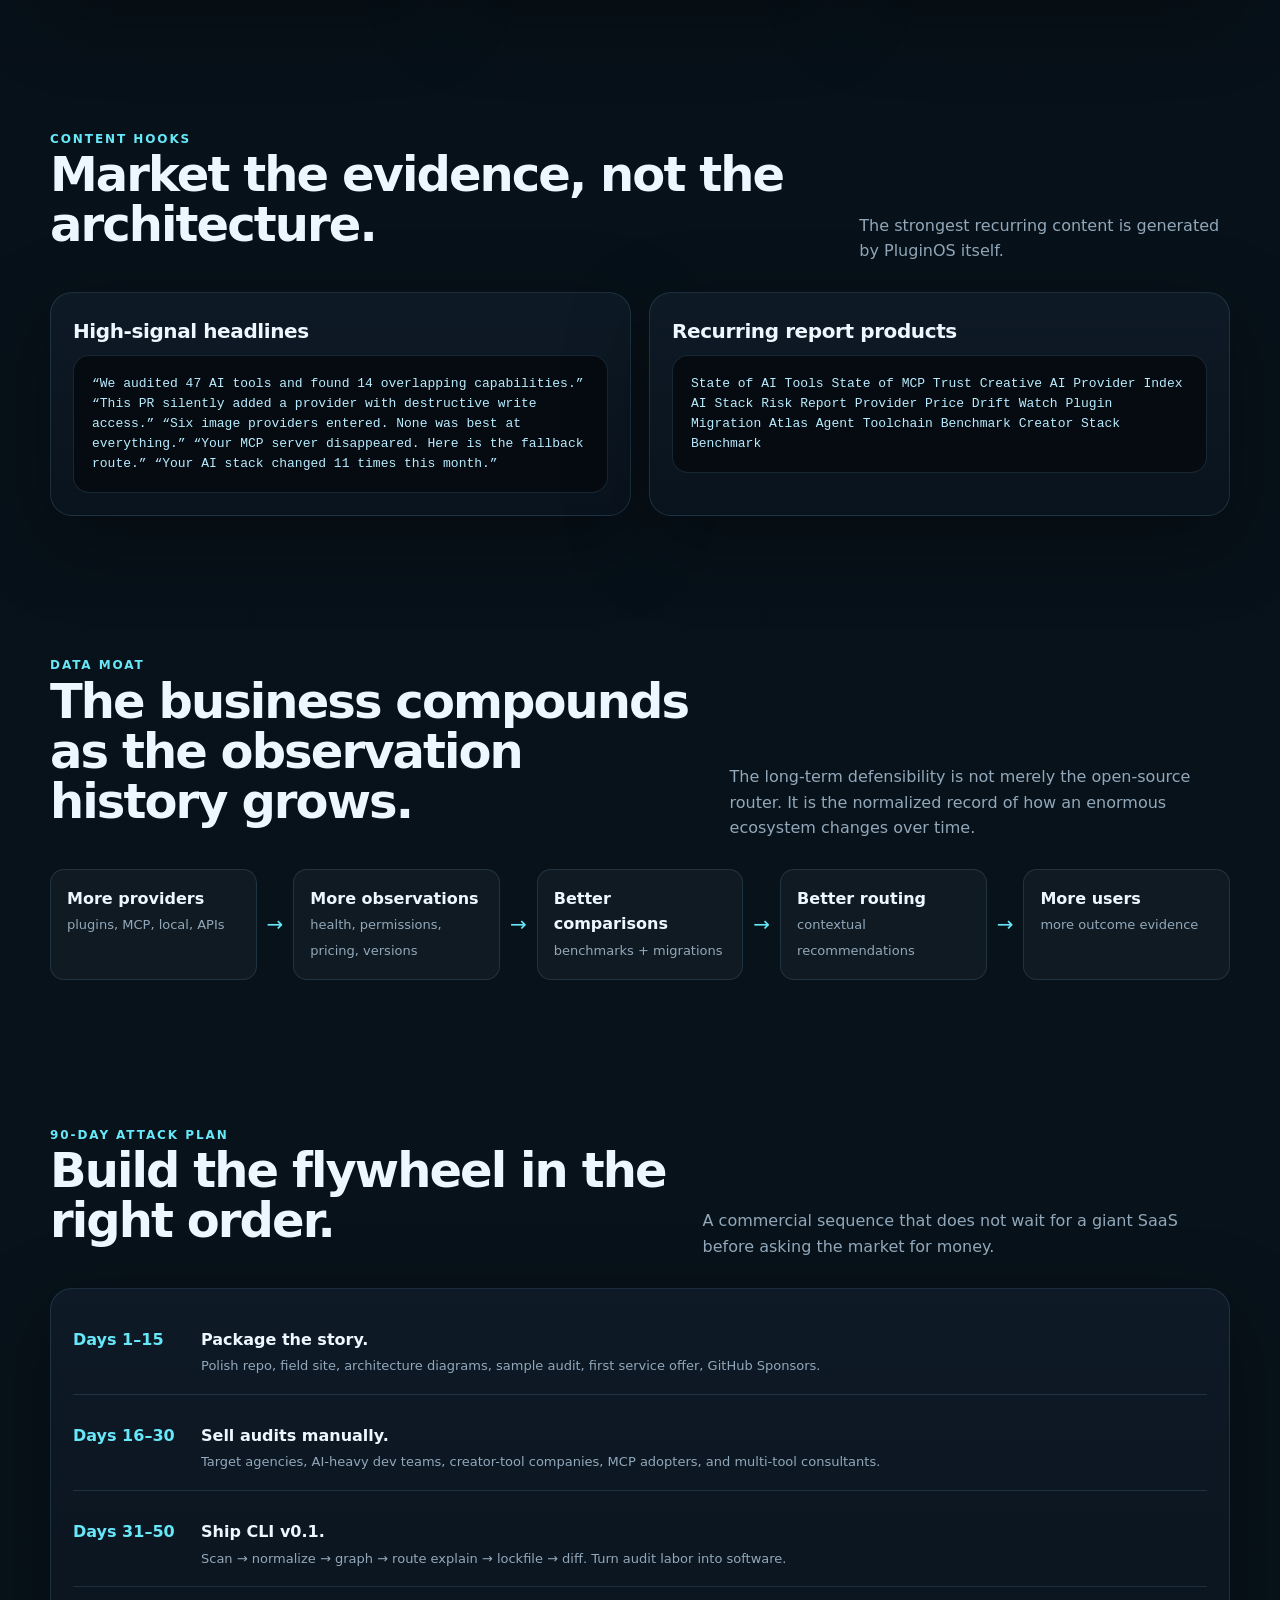
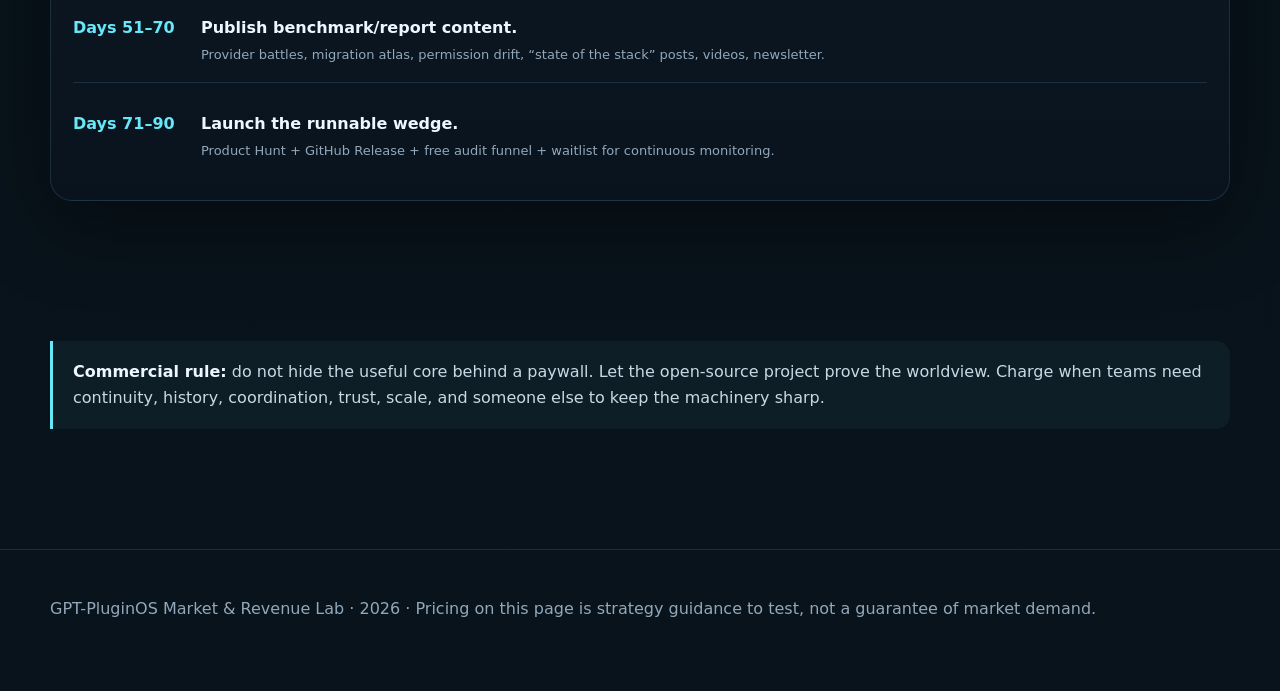
<file: site/market.html>
<!doctype html>
<html lang="en">
<head>
  <meta charset="utf-8" />
  <meta name="viewport" content="width=device-width, initial-scale=1" />
  <meta name="description" content="Market positioning, monetization, offers, SaaS tiers, services, data products, launch channels, and revenue flywheels for GPT-PluginOS." />
  <title>GPT-PluginOS | Market & Revenue</title>
  <link rel="stylesheet" href="styles.css" />
</head>
<body>
  <nav class="nav">
    <div class="shell nav-inner">
      <a class="brand" href="index.html"><span class="brand-mark">◈</span><span>GPT-PluginOS</span></a>
      <div class="nav-links">
        <a href="index.html">Command Center</a>
        <a href="advanced.html">Advanced Uses</a>
        <a class="active" href="market.html">Market & Revenue</a>
        <a href="../docs/OPERATOR_HANDBOOK.md">Docs</a>
      </div>
    </div>
  </nav>

  <header class="hero">
    <div class="shell hero-grid">
      <div>
        <div class="kicker">Market & Revenue Lab</div>
        <h1>Open source the engine. <span class="gradient-text">Monetize the gravity.</span></h1>
        <p class="lede">The commercial opportunity is not “sell access to a YAML router.” It is the managed intelligence around a fast-changing AI toolchain: governance, provider history, benchmarks, drift monitoring, private registries, audits, and implementation expertise.</p>
        <div class="pills"><span class="pill">OSS → trust</span><span class="pill">Services → cash now</span><span class="pill">Cloud → recurring revenue</span><span class="pill">Data → moat</span><span class="pill">Enterprise → expansion</span></div>
        <div class="actions"><a class="btn primary" href="#revenue">Open revenue stack</a><a class="btn" href="advanced.html">See what customers buy</a></div>
      </div>
      <div class="card">
        <div class="kicker">Positioning wedge</div>
        <h2 style="font-size:36px">Not another agent builder.</h2>
        <p>Build and observability are crowded. The sharper story is the trust, routing, governance, benchmarking, and reproducibility layer across plugins, MCP, skills, agents, APIs, local tools, and creative providers.</p>
        <div class="callout"><strong>Pitch:</strong> “The package manager, trust layer, and routing brain for your AI toolchain.”</div>
      </div>
    </div>
  </header>

  <main id="revenue">
    <section class="section">
      <div class="shell">
        <div class="section-head"><div><div class="kicker">Revenue architecture</div><h2>Four businesses stacked on one ecosystem.</h2></div><p>Start with offers that can sell before the runtime exists. Let those engagements produce the schemas, benchmarks, and provider intelligence that later power SaaS.</p></div>
        <div class="grid cols-4">
          <article class="card"><span class="badge good">Now</span><div class="icon">🧪</div><h3>Expertise</h3><p>Stack audits, governance reviews, capability architecture, custom adapters, benchmark sprints, implementation projects.</p></article>
          <article class="card"><span class="badge good">Now</span><div class="icon">📦</div><h3>Products</h3><p>Policy packs, benchmark kits, audit templates, provider matrices, playbooks, architecture guides, creator/dev stack bundles.</p></article>
          <article class="card"><span class="badge warn">After CLI</span><div class="icon">☁️</div><h3>PluginOS Cloud</h3><p>Hosted registry, monitoring, policy engine, team dashboard, CI, drift alerts, benchmark history, APIs.</p></article>
          <article class="card"><span class="badge warn">After traction</span><div class="icon">🏢</div><h3>Enterprise</h3><p>Private registries, RBAC, SSO, audit retention, VPC/on-prem, compliance exports, SLAs, implementation support.</p></article>
        </div>
      </div>
    </section>

    <section class="section">
      <div class="shell">
        <div class="section-head"><div><div class="kicker">Sellable offers</div><h2>Cash-flow before SaaS.</h2></div><p>These ranges are launch hypotheses to test, not promises about market-clearing prices. Start narrow, collect evidence, and move the price when the outcomes justify it.</p></div>
        <table class="matrix">
          <thead><tr><th>Offer</th><th>Suggested test range</th><th>What the client receives</th><th>What PluginOS learns</th></tr></thead>
          <tbody>
            <tr><td>AI Plugin Stack Audit</td><td>$499–$1,500</td><td>Inventory, overlap map, risk report, recommendations, lock snapshot</td><td>Provider aliases, capability gaps, buyer pain</td></tr>
            <tr><td>Plugin/MCP Governance Audit</td><td>$750–$2,500</td><td>Permission review, risk classes, trust gaps, migration findings</td><td>Security rules and policy templates</td></tr>
            <tr><td>Capability Architecture Sprint</td><td>$2,500–$7,500</td><td>Capability ontology, routing design, provider roles, integration map</td><td>Reusable vertical schemas</td></tr>
            <tr><td>Custom Provider Adapter</td><td>$750–$3,000</td><td>Manifest, normalization, tests, routing contract</td><td>Adapter library expansion</td></tr>
            <tr><td>Toolchain Benchmark Sprint</td><td>$1,000–$5,000</td><td>Capability-specific benchmark, scorecards, recommendation</td><td>Benchmark corpus and scoring calibration</td></tr>
            <tr><td>Private Registry Setup</td><td>$3,000–$10,000+</td><td>Internal catalog, policies, approval model, integration blueprint</td><td>Enterprise requirements</td></tr>
            <tr><td>AI Infrastructure Retainer</td><td>$1,500–$5,000+/mo</td><td>Monitoring, audits, upgrades, routing reviews, new adapters</td><td>Recurring health and drift observations</td></tr>
          </tbody>
        </table>
      </div>
    </section>

    <section class="section">
      <div class="shell">
        <div class="section-head"><div><div class="kicker">SaaS ladder</div><h2>Monetize scale, not curiosity.</h2></div><p>Keep the open-source core genuinely useful. Charge for continuous monitoring, collaboration, history, governance, hosted compute, and organizational complexity.</p></div>
        <div class="grid cols-4">
          <article class="card"><span class="badge good">Community</span><div class="metric">$0</div><p>Local CLI, schemas, provider graph, static routing, lockfiles, local audits, exports.</p></article>
          <article class="card"><span class="badge">Pro</span><div class="metric">$29–49</div><p>Hosted sync, continuous provider monitoring, drift alerts, benchmark history, richer reports.</p></article>
          <article class="card"><span class="badge">Team</span><div class="metric">$99–149</div><p>Shared policies, multiple projects, team registry, CI integrations, collaborative audit history.</p></article>
          <article class="card"><span class="badge warn">Business</span><div class="metric">$299–499</div><p>Advanced governance, retention, private sources, custom policy packs, priority support. Enterprise stays custom.</p></article>
        </div>
        <div class="callout" style="margin-top:18px"><strong>Better meter than seats:</strong> managed providers, provider observations, benchmark runs, policy evaluations, registry size, and retention. That ties spend to actual infrastructure value.</div>
      </div>
    </section>

    <section class="section">
      <div class="shell grid cols-2">
        <div class="card">
          <div class="kicker">Revenue ladder</div><h2 style="font-size:38px">Free proof → paid trust → recurring control plane.</h2>
          <div class="timeline">
            <div class="timeline-item"><div class="when">$0</div><div><strong>Open-source repo + free stack audit command</strong><br><span class="small">Acquisition and trust.</span></div></div>
            <div class="timeline-item"><div class="when">$39</div><div><strong>Policy / benchmark / architecture pack</strong><br><span class="small">Low-friction first purchase.</span></div></div>
            <div class="timeline-item"><div class="when">$499</div><div><strong>Human-reviewed Plugin Stack Audit</strong><br><span class="small">Diagnostic offer.</span></div></div>
            <div class="timeline-item"><div class="when">$3k+</div><div><strong>Implementation sprint</strong><br><span class="small">Integrate registry, policies, adapters, workflows.</span></div></div>
            <div class="timeline-item"><div class="when">MRR</div><div><strong>PluginOS Cloud / retainer</strong><br><span class="small">Continuous monitoring and governance.</span></div></div>
          </div>
        </div>
        <div class="card">
          <div class="kicker">Revenue mix target</div><h2 style="font-size:38px">Let services finance product, then invert the mix.</h2>
          <p class="small">Illustrative target mix as the product matures.</p>
          <p><strong>Early:</strong> Services 65%</p><div class="revenue-bar"><span style="width:65%"></span></div>
          <p><strong>Early:</strong> Digital products 20%</p><div class="revenue-bar"><span style="width:20%"></span></div>
          <p><strong>Early:</strong> Cloud / recurring 15%</p><div class="revenue-bar"><span style="width:15%"></span></div>
          <hr style="border:0;border-top:1px solid var(--line);margin:24px 0">
          <p><strong>Later:</strong> Cloud / enterprise 65%</p><div class="revenue-bar"><span style="width:65%"></span></div>
          <p><strong>Later:</strong> Services 20%</p><div class="revenue-bar"><span style="width:20%"></span></div>
          <p><strong>Later:</strong> Data / products 15%</p><div class="revenue-bar"><span style="width:15%"></span></div>
        </div>
      </div>
    </section>

    <section class="section">
      <div class="shell">
        <div class="section-head"><div><div class="kicker">Distribution engine</div><h2>Every channel gets a different job.</h2></div><p>Do not ask one marketplace to do discovery, trust, billing, community, and enterprise sales simultaneously. Use each surface for what it is good at.</p></div>
        <div class="grid cols-3">
          <article class="card"><div class="icon">🐙</div><h3>GitHub</h3><p>Canonical OSS home, proof of engineering, issues, releases, Sponsors, and eventually a Marketplace app that audits repositories and toolchain drift.</p></article>
          <article class="card"><div class="icon">🚀</div><h3>Product Hunt</h3><p>Launch executable milestones separately: CLI, graph explorer, cloud, security edition, GitHub App. Each meaningful evolution becomes a story.</p></article>
          <article class="card"><div class="icon">🧩</div><h3>ChatGPT / Codex</h3><p>Use plugin distribution for discovery and workflow entry. Treat it as acquisition into your own cloud, services, and paid intelligence rather than assuming marketplace payouts.</p></article>
          <article class="card"><div class="icon">📺</div><h3>Demo content</h3><p>Show stack diffs, permission surprises, benchmark battles, failover events, and provider migrations. Outcomes beat architecture diagrams for attention.</p></article>
          <article class="card"><div class="icon">🗞️</div><h3>State of AI Tools</h3><p>Publish recurring intelligence: new providers, deaths, replacements, price changes, permission shifts, benchmark leaders, and security findings.</p></article>
          <article class="card"><div class="icon">🤝</div><h3>Services / partners</h3><p>Use audits and architecture work as both revenue and product discovery. Larger clients become design partners for private registry and enterprise controls.</p></article>
        </div>
      </div>
    </section>

    <section class="section">
      <div class="shell">
        <div class="section-head"><div><div class="kicker">Content hooks</div><h2>Market the evidence, not the architecture.</h2></div><p>The strongest recurring content is generated by PluginOS itself.</p></div>
        <div class="grid cols-2">
          <div class="card"><h3>High-signal headlines</h3><div class="code">“We audited 47 AI tools and found 14 overlapping capabilities.”

“This PR silently added a provider with destructive write access.”

“Six image providers entered. None was best at everything.”

“Your MCP server disappeared. Here is the fallback route.”

“Your AI stack changed 11 times this month.”</div></div>
          <div class="card"><h3>Recurring report products</h3><div class="code">State of AI Tools
State of MCP Trust
Creative AI Provider Index
AI Stack Risk Report
Provider Price Drift Watch
Plugin Migration Atlas
Agent Toolchain Benchmark
Creator Stack Benchmark</div></div>
        </div>
      </div>
    </section>

    <section class="section">
      <div class="shell">
        <div class="section-head"><div><div class="kicker">Data moat</div><h2>The business compounds as the observation history grows.</h2></div><p>The long-term defensibility is not merely the open-source router. It is the normalized record of how an enormous ecosystem changes over time.</p></div>
        <div class="flow">
          <div class="flow-step"><strong>More providers</strong><br><span class="small">plugins, MCP, local, APIs</span></div><div class="flow-arrow">→</div>
          <div class="flow-step"><strong>More observations</strong><br><span class="small">health, permissions, pricing, versions</span></div><div class="flow-arrow">→</div>
          <div class="flow-step"><strong>Better comparisons</strong><br><span class="small">benchmarks + migrations</span></div><div class="flow-arrow">→</div>
          <div class="flow-step"><strong>Better routing</strong><br><span class="small">contextual recommendations</span></div><div class="flow-arrow">→</div>
          <div class="flow-step"><strong>More users</strong><br><span class="small">more outcome evidence</span></div>
        </div>
      </div>
    </section>

    <section class="section">
      <div class="shell">
        <div class="section-head"><div><div class="kicker">90-day attack plan</div><h2>Build the flywheel in the right order.</h2></div><p>A commercial sequence that does not wait for a giant SaaS before asking the market for money.</p></div>
        <div class="timeline card">
          <div class="timeline-item"><div class="when">Days 1–15</div><div><strong>Package the story.</strong><br><span class="small">Polish repo, field site, architecture diagrams, sample audit, first service offer, GitHub Sponsors.</span></div></div>
          <div class="timeline-item"><div class="when">Days 16–30</div><div><strong>Sell audits manually.</strong><br><span class="small">Target agencies, AI-heavy dev teams, creator-tool companies, MCP adopters, and multi-tool consultants.</span></div></div>
          <div class="timeline-item"><div class="when">Days 31–50</div><div><strong>Ship CLI v0.1.</strong><br><span class="small">Scan → normalize → graph → route explain → lockfile → diff. Turn audit labor into software.</span></div></div>
          <div class="timeline-item"><div class="when">Days 51–70</div><div><strong>Publish benchmark/report content.</strong><br><span class="small">Provider battles, migration atlas, permission drift, “state of the stack” posts, videos, newsletter.</span></div></div>
          <div class="timeline-item"><div class="when">Days 71–90</div><div><strong>Launch the runnable wedge.</strong><br><span class="small">Product Hunt + GitHub Release + free audit funnel + waitlist for continuous monitoring.</span></div></div>
        </div>
      </div>
    </section>

    <section class="section">
      <div class="shell"><div class="callout"><strong>Commercial rule:</strong> do not hide the useful core behind a paywall. Let the open-source project prove the worldview. Charge when teams need continuity, history, coordination, trust, scale, and someone else to keep the machinery sharp.</div></div>
    </section>
  </main>

  <footer class="footer"><div class="shell">GPT-PluginOS Market & Revenue Lab · <span data-year></span> · Pricing on this page is strategy guidance to test, not a guarantee of market demand.</div></footer>
  <script src="app.js"></script>
</body>
</html>
</file>
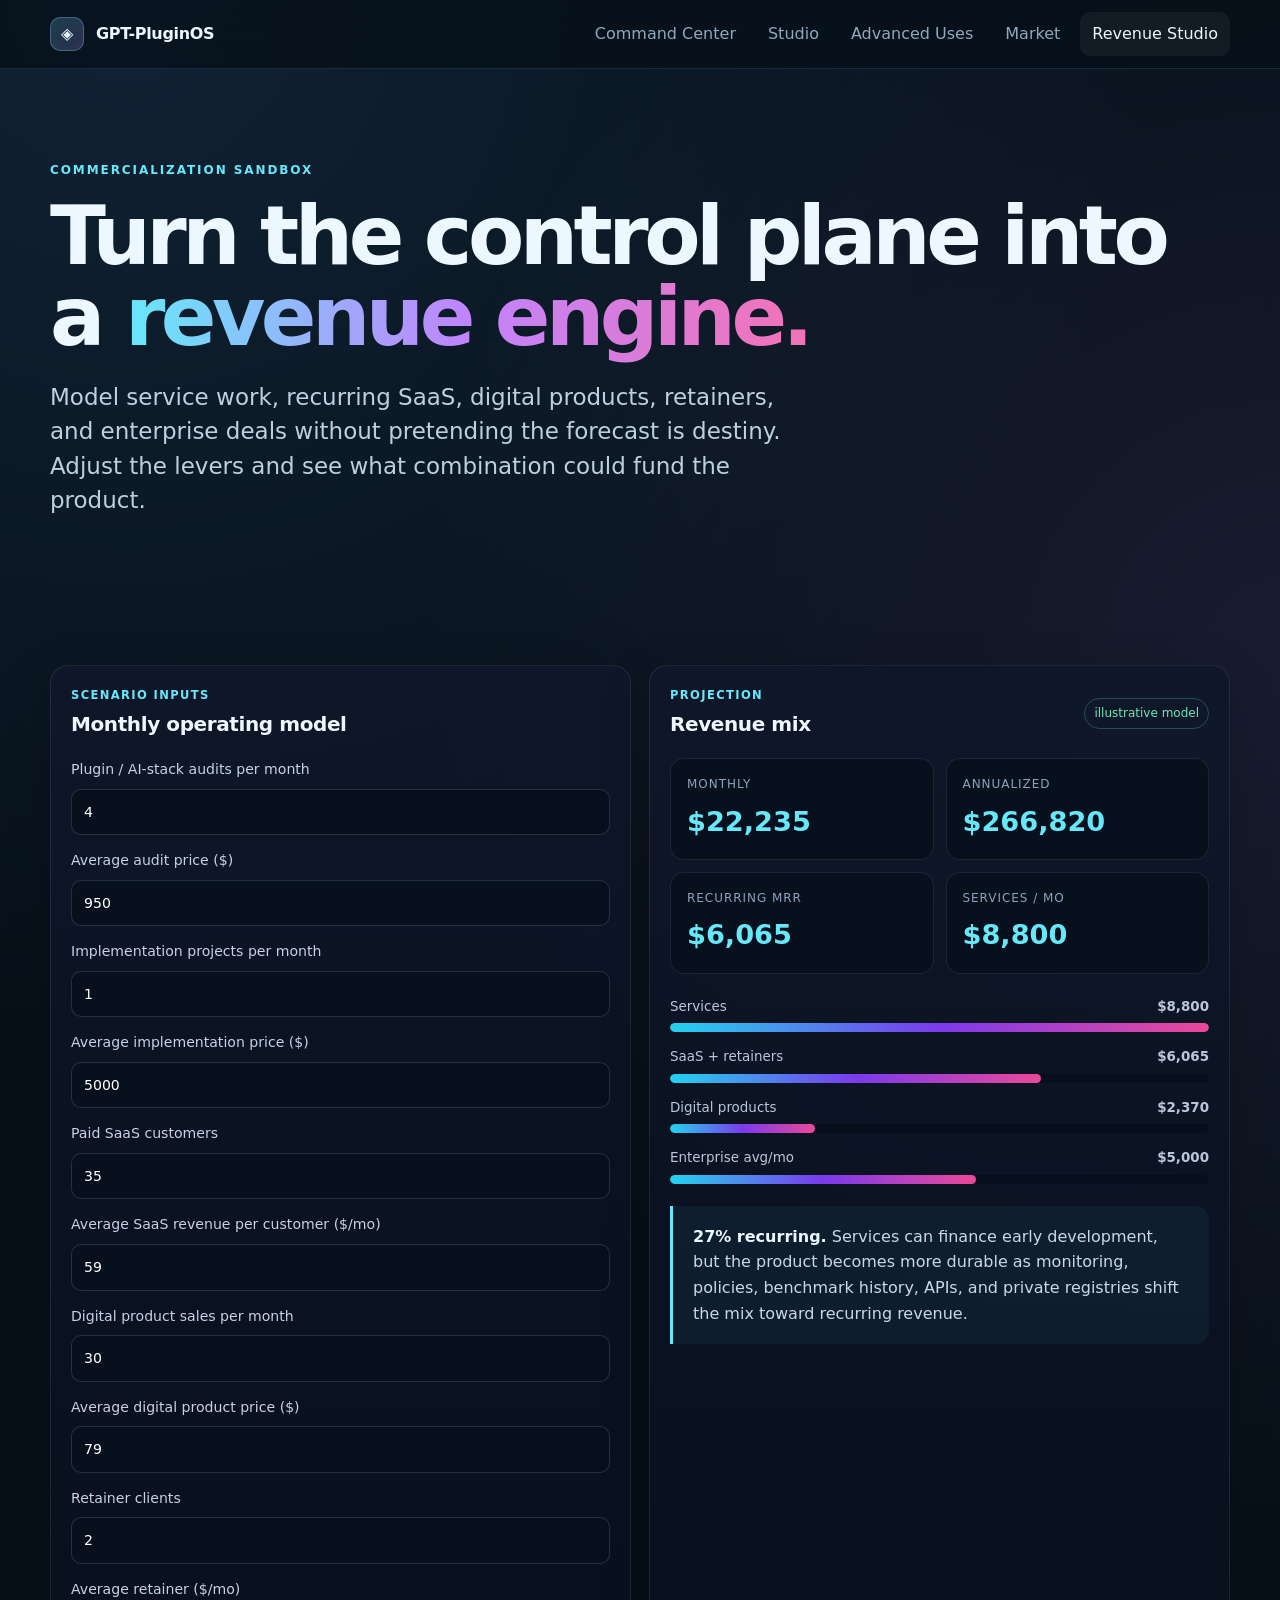
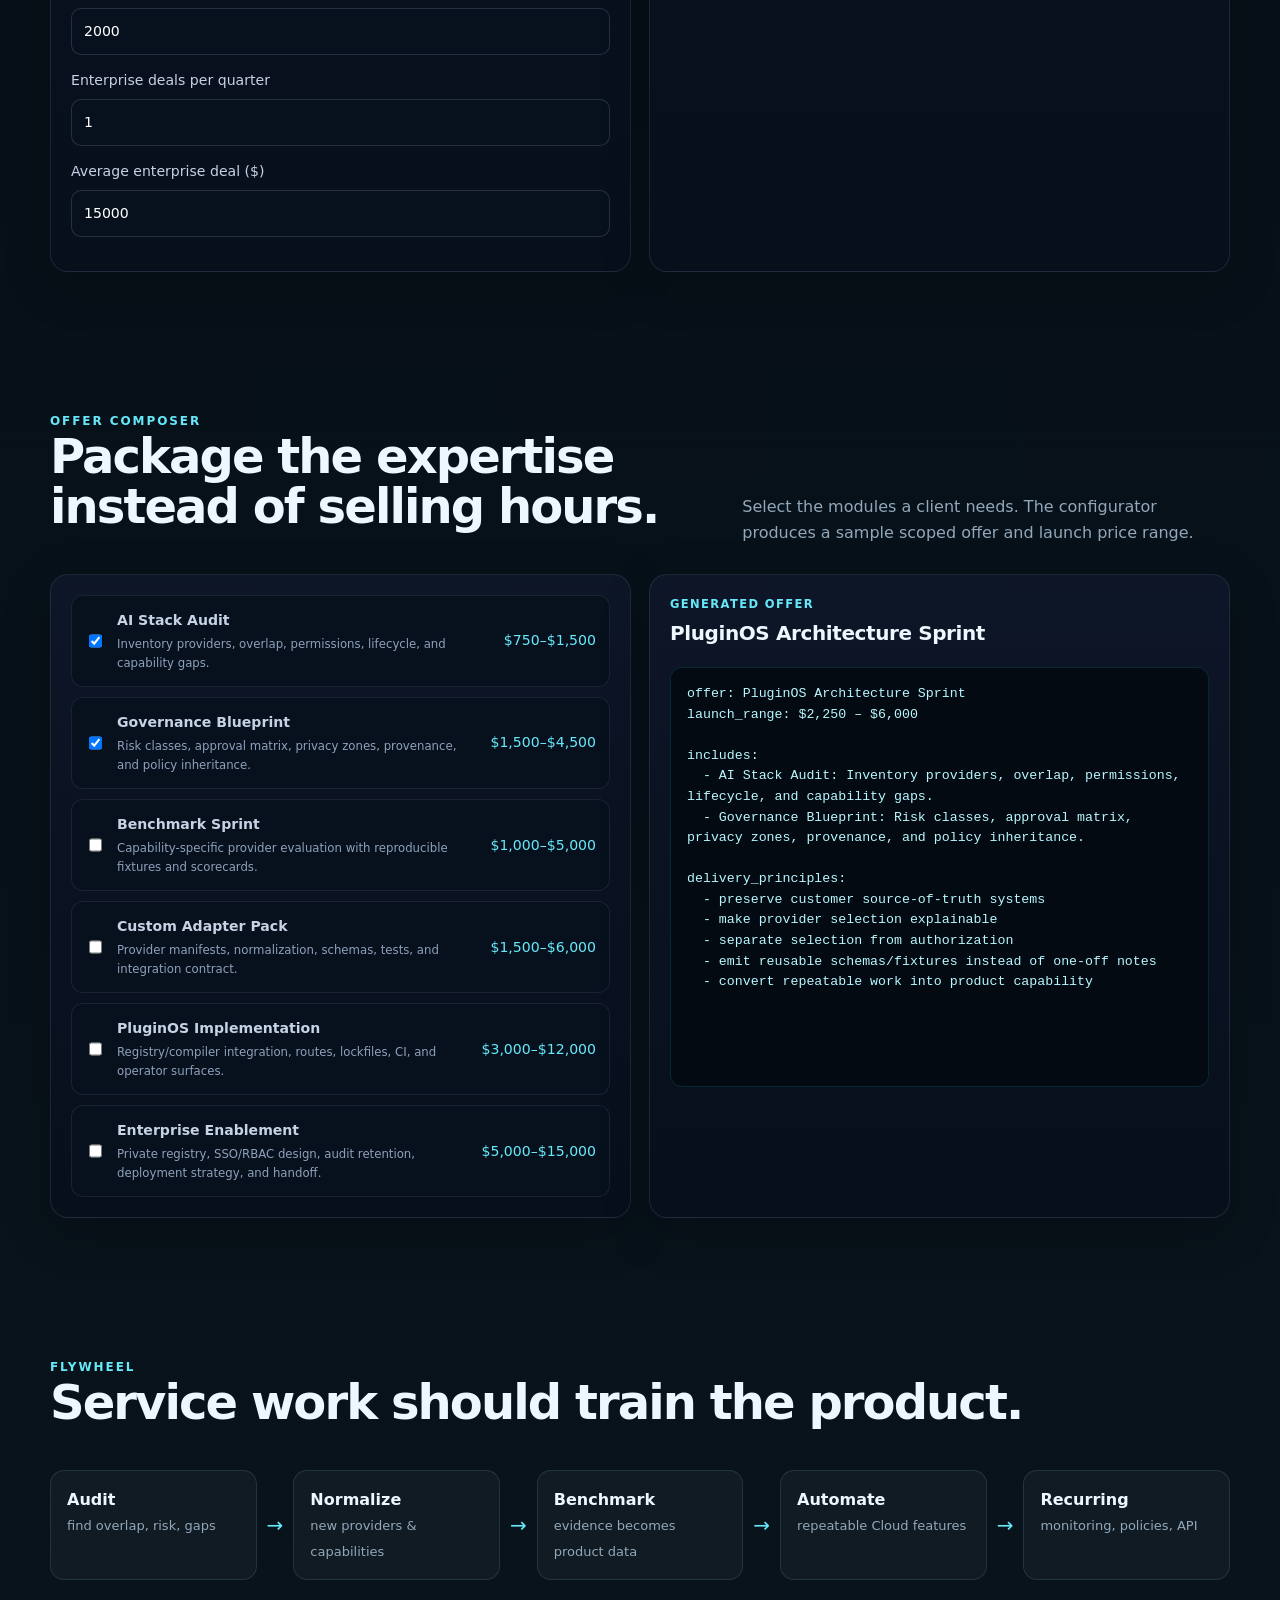
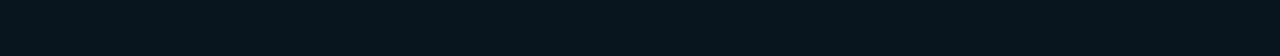
<file: site/revenue-studio.html>
<!doctype html>
<html lang="en">
<head>
  <meta charset="utf-8" />
  <meta name="viewport" content="width=device-width, initial-scale=1" />
  <meta name="description" content="Interactive GPT-PluginOS revenue model, services configurator, and SaaS scenario calculator." />
  <title>GPT-PluginOS Revenue Studio</title>
  <link rel="stylesheet" href="styles.css" />
  <link rel="stylesheet" href="studio.css" />
</head>
<body>
<nav class="nav"><div class="shell nav-inner"><a class="brand" href="index.html"><span class="brand-mark">◈</span><span>GPT-PluginOS</span></a><div class="nav-links"><a href="index.html">Command Center</a><a href="studio.html">Studio</a><a href="advanced.html">Advanced Uses</a><a href="market.html">Market</a><a class="active" href="revenue-studio.html">Revenue Studio</a></div></div></nav>
<header class="hero"><div class="shell"><div class="kicker">Commercialization Sandbox</div><h1>Turn the control plane into a <span class="gradient-text">revenue engine.</span></h1><p class="lede">Model service work, recurring SaaS, digital products, retainers, and enterprise deals without pretending the forecast is destiny. Adjust the levers and see what combination could fund the product.</p></div></header>
<main>
<section class="section"><div class="shell panel-grid two">
  <article class="work-panel"><div class="panel-head"><div><div class="eyebrow">Scenario inputs</div><h3>Monthly operating model</h3></div></div>
    <label>Plugin / AI-stack audits per month<input id="audits" type="number" min="0" value="4" /></label>
    <label>Average audit price ($)<input id="auditPrice" type="number" min="0" value="950" /></label>
    <label>Implementation projects per month<input id="impls" type="number" min="0" value="1" /></label>
    <label>Average implementation price ($)<input id="implPrice" type="number" min="0" value="5000" /></label>
    <label>Paid SaaS customers<input id="saas" type="number" min="0" value="35" /></label>
    <label>Average SaaS revenue per customer ($/mo)<input id="arpu" type="number" min="0" value="59" /></label>
    <label>Digital product sales per month<input id="products" type="number" min="0" value="30" /></label>
    <label>Average digital product price ($)<input id="productPrice" type="number" min="0" value="79" /></label>
    <label>Retainer clients<input id="retainers" type="number" min="0" value="2" /></label>
    <label>Average retainer ($/mo)<input id="retainerPrice" type="number" min="0" value="2000" /></label>
    <label>Enterprise deals per quarter<input id="enterprise" type="number" min="0" step="1" value="1" /></label>
    <label>Average enterprise deal ($)<input id="enterprisePrice" type="number" min="0" value="15000" /></label>
  </article>
  <article class="work-panel"><div class="panel-head"><div><div class="eyebrow">Projection</div><h3>Revenue mix</h3></div><span class="badge good">illustrative model</span></div>
    <div class="metric-grid">
      <div class="metric-card"><span>Monthly</span><strong id="monthly">$0</strong></div>
      <div class="metric-card"><span>Annualized</span><strong id="annual">$0</strong></div>
      <div class="metric-card"><span>Recurring MRR</span><strong id="mrr">$0</strong></div>
      <div class="metric-card"><span>Services / mo</span><strong id="services">$0</strong></div>
    </div>
    <div id="mix-bars" class="mix-bars"></div>
    <div class="callout" id="scenario-note"></div>
  </article>
</div></section>
<section class="section"><div class="shell"><div class="section-head"><div><div class="kicker">Offer composer</div><h2>Package the expertise instead of selling hours.</h2></div><p>Select the modules a client needs. The configurator produces a sample scoped offer and launch price range.</p></div>
<div class="panel-grid two">
  <article class="work-panel"><div id="offer-options" class="offer-options"></div></article>
  <article class="work-panel"><div class="panel-head"><div><div class="eyebrow">Generated offer</div><h3 id="offer-name">PluginOS Architecture Sprint</h3></div></div><pre id="offer-output" class="terminal tall"></pre></article>
</div></div></section>
<section class="section"><div class="shell"><div class="section-head"><div><div class="kicker">Flywheel</div><h2>Service work should train the product.</h2></div></div><div class="flow"><div class="flow-step"><strong>Audit</strong><br><span class="small">find overlap, risk, gaps</span></div><div class="flow-arrow">→</div><div class="flow-step"><strong>Normalize</strong><br><span class="small">new providers & capabilities</span></div><div class="flow-arrow">→</div><div class="flow-step"><strong>Benchmark</strong><br><span class="small">evidence becomes product data</span></div><div class="flow-arrow">→</div><div class="flow-step"><strong>Automate</strong><br><span class="small">repeatable Cloud features</span></div><div class="flow-arrow">→</div><div class="flow-step"><strong>Recurring</strong><br><span class="small">monitoring, policies, API</span></div></div></div></section>
</main>
<script>
const fmt = n => new Intl.NumberFormat('en-US',{style:'currency',currency:'USD',maximumFractionDigits:0}).format(n||0);
const ids=['audits','auditPrice','impls','implPrice','saas','arpu','products','productPrice','retainers','retainerPrice','enterprise','enterprisePrice'];
const val=id=>Number(document.getElementById(id).value||0);
function recalc(){
 const audit=val('audits')*val('auditPrice'); const impl=val('impls')*val('implPrice'); const saas=val('saas')*val('arpu'); const products=val('products')*val('productPrice'); const retainers=val('retainers')*val('retainerPrice'); const enterprise=(val('enterprise')*val('enterprisePrice'))/3; const services=audit+impl; const recurring=saas+retainers; const monthly=services+recurring+products+enterprise;
 document.getElementById('monthly').textContent=fmt(monthly); document.getElementById('annual').textContent=fmt(monthly*12); document.getElementById('mrr').textContent=fmt(recurring); document.getElementById('services').textContent=fmt(services);
 const parts=[['Services',services],['SaaS + retainers',recurring],['Digital products',products],['Enterprise avg/mo',enterprise]]; const max=Math.max(...parts.map(x=>x[1]),1); document.getElementById('mix-bars').innerHTML=parts.map(([name,n])=>`<div class="mix-row"><div>${name}<strong>${fmt(n)}</strong></div><div class="mix-track"><span style="width:${(n/max)*100}%"></span></div></div>`).join('');
 const rr=monthly?Math.round((recurring/monthly)*100):0; document.getElementById('scenario-note').innerHTML=`<strong>${rr}% recurring.</strong> Services can finance early development, but the product becomes more durable as monitoring, policies, benchmark history, APIs, and private registries shift the mix toward recurring revenue.`;
}
ids.forEach(id=>document.getElementById(id).addEventListener('input',recalc));
const modules=[
 ['stack-audit','AI Stack Audit',750,1500,'Inventory providers, overlap, permissions, lifecycle, and capability gaps.'],
 ['governance','Governance Blueprint',1500,4500,'Risk classes, approval matrix, privacy zones, provenance, and policy inheritance.'],
 ['benchmark','Benchmark Sprint',1000,5000,'Capability-specific provider evaluation with reproducible fixtures and scorecards.'],
 ['adapter','Custom Adapter Pack',1500,6000,'Provider manifests, normalization, schemas, tests, and integration contract.'],
 ['implementation','PluginOS Implementation',3000,12000,'Registry/compiler integration, routes, lockfiles, CI, and operator surfaces.'],
 ['enterprise','Enterprise Enablement',5000,15000,'Private registry, SSO/RBAC design, audit retention, deployment strategy, and handoff.']
];
const opts=document.getElementById('offer-options'); opts.innerHTML=modules.map(([id,name,lo,hi,desc],i)=>`<label class="offer-option"><input type="checkbox" value="${id}" ${i<2?'checked':''}/><span><strong>${name}</strong><small>${desc}</small><em>${fmt(lo)}–${fmt(hi)}</em></span></label>`).join('');
function buildOffer(){ const chosen=[...opts.querySelectorAll('input:checked')].map(x=>modules.find(m=>m[0]===x.value)); const low=chosen.reduce((a,m)=>a+m[2],0), high=chosen.reduce((a,m)=>a+m[3],0); const name=chosen.length>3?'PluginOS Transformation Program':chosen.length>1?'PluginOS Architecture Sprint':chosen[0]?.[1]||'Custom PluginOS Engagement'; document.getElementById('offer-name').textContent=name; document.getElementById('offer-output').textContent=[`offer: ${name}`,`launch_range: ${fmt(low)} – ${fmt(high)}`,'','includes:',...chosen.map(m=>`  - ${m[1]}: ${m[4]}`),'','delivery_principles:','  - preserve customer source-of-truth systems','  - make provider selection explainable','  - separate selection from authorization','  - emit reusable schemas/fixtures instead of one-off notes','  - convert repeatable work into product capability'].join('\n'); }
opts.addEventListener('change',buildOffer); recalc(); buildOffer();
</script>
<style>.metric-grid{display:grid;grid-template-columns:repeat(2,minmax(0,1fr));gap:12px}.metric-card{padding:16px;border-radius:14px;background:#07101d;border:1px solid rgba(148,163,184,.14)}.metric-card span{display:block;color:#8ea1bb;font-size:.75rem;text-transform:uppercase;letter-spacing:.08em}.metric-card strong{display:block;font-size:1.7rem;color:#67e8f9;margin-top:5px}.mix-bars{display:grid;gap:14px;margin:22px 0}.mix-row>div:first-child{display:flex;justify-content:space-between;color:#b9c7d8;font-size:.84rem}.mix-track{height:9px;background:#06101d;border-radius:99px;overflow:hidden;margin-top:6px}.mix-track span{display:block;height:100%;background:linear-gradient(90deg,#22d3ee,#7c3aed,#ec4899);border-radius:99px}.offer-options{display:grid;gap:10px}.offer-option{display:grid!important;grid-template-columns:auto 1fr!important;gap:12px!important;padding:13px!important;margin:0!important;border:1px solid rgba(148,163,184,.13);border-radius:12px;background:#07101d;cursor:pointer}.offer-option input{width:auto!important}.offer-option span{display:grid;grid-template-columns:1fr auto;gap:4px 12px}.offer-option small{grid-column:1/2;color:#8ea1bb}.offer-option em{grid-column:2/3;grid-row:1/3;color:#67e8f9;font-style:normal;align-self:center}@media(max-width:760px){.metric-grid{grid-template-columns:1fr}.offer-option span{grid-template-columns:1fr}.offer-option em{grid-column:1;grid-row:auto}}</style>
</body></html>
</file>
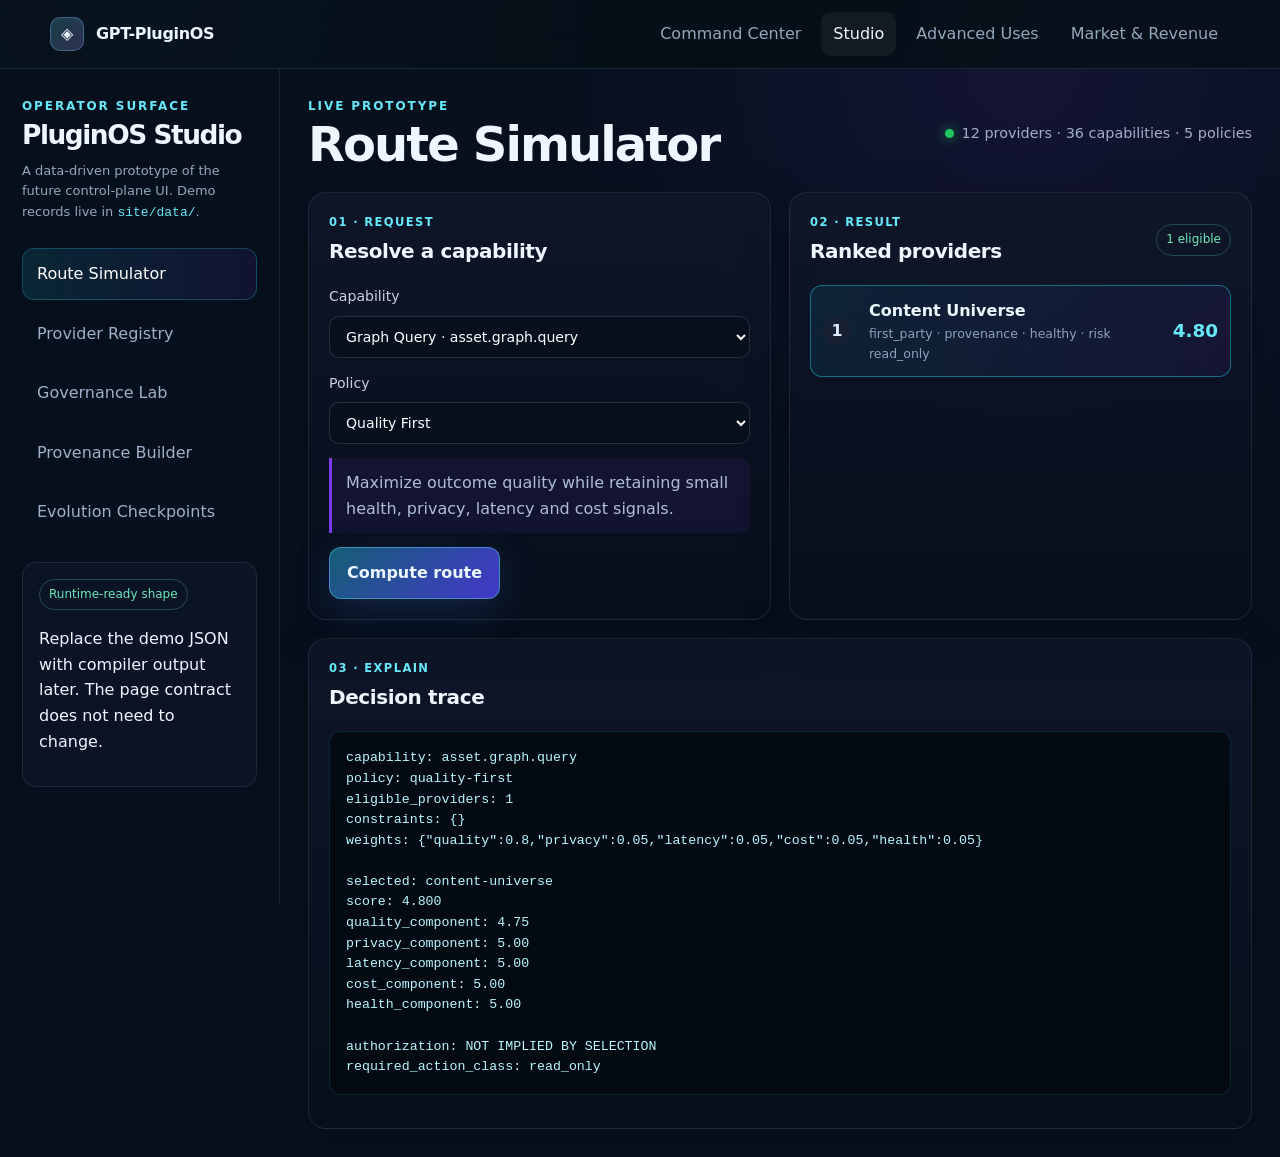
<file: site/studio.html>
<!doctype html>
<html lang="en">
<head>
  <meta charset="utf-8" />
  <meta name="viewport" content="width=device-width, initial-scale=1" />
  <meta name="description" content="Interactive GPT-PluginOS Studio for provider routing, registry exploration, governance, provenance, and ecosystem checkpoints." />
  <title>GPT-PluginOS Studio</title>
  <link rel="stylesheet" href="styles.css" />
  <link rel="stylesheet" href="studio.css" />
</head>
<body>
  <nav class="nav">
    <div class="shell nav-inner">
      <a class="brand" href="index.html"><span class="brand-mark">◈</span><span>GPT-PluginOS</span></a>
      <div class="nav-links">
        <a href="index.html">Command Center</a>
        <a class="active" href="studio.html">Studio</a>
        <a href="advanced.html">Advanced Uses</a>
        <a href="market.html">Market & Revenue</a>
      </div>
    </div>
  </nav>

  <main class="studio-shell">
    <aside class="studio-sidebar">
      <div class="kicker">Operator Surface</div>
      <h1>PluginOS Studio</h1>
      <p class="small">A data-driven prototype of the future control-plane UI. Demo records live in <code>site/data/</code>.</p>
      <nav class="studio-nav" aria-label="Studio views">
        <button class="studio-nav-btn active" data-view="route">Route Simulator</button>
        <button class="studio-nav-btn" data-view="registry">Provider Registry</button>
        <button class="studio-nav-btn" data-view="governance">Governance Lab</button>
        <button class="studio-nav-btn" data-view="provenance">Provenance Builder</button>
        <button class="studio-nav-btn" data-view="checkpoints">Evolution Checkpoints</button>
      </nav>
      <div class="sidebar-note">
        <span class="badge good">Runtime-ready shape</span>
        <p>Replace the demo JSON with compiler output later. The page contract does not need to change.</p>
      </div>
    </aside>

    <section class="studio-main">
      <header class="studio-topbar">
        <div><div class="kicker">Live prototype</div><h2 id="view-title">Route Simulator</h2></div>
        <div class="status-row"><span class="status-dot"></span><span id="dataset-status">Loading datasets…</span></div>
      </header>

      <section class="studio-view active" data-view-panel="route">
        <div class="panel-grid two">
          <article class="work-panel">
            <div class="panel-head"><div><div class="eyebrow">01 · Request</div><h3>Resolve a capability</h3></div></div>
            <label>Capability<select id="capability-select"></select></label>
            <label>Policy<select id="policy-select"></select></label>
            <div class="policy-copy" id="policy-copy"></div>
            <button class="btn primary" id="route-btn">Compute route</button>
          </article>
          <article class="work-panel">
            <div class="panel-head"><div><div class="eyebrow">02 · Result</div><h3>Ranked providers</h3></div><span class="badge good" id="route-count">0 eligible</span></div>
            <div id="route-results" class="route-results"></div>
          </article>
        </div>
        <article class="work-panel route-explain-panel">
          <div class="panel-head"><div><div class="eyebrow">03 · Explain</div><h3>Decision trace</h3></div></div>
          <pre id="route-explain" class="terminal">Select a capability and policy, then compute the route.</pre>
        </article>
      </section>

      <section class="studio-view" data-view-panel="registry">
        <article class="work-panel">
          <div class="panel-head"><div><div class="eyebrow">Registry</div><h3>Provider inventory</h3></div><input id="provider-search" class="search" placeholder="Search provider, category, capability…" /></div>
          <div class="filter-row" id="provider-filters"></div>
          <div id="provider-grid" class="provider-grid"></div>
        </article>
      </section>

      <section class="studio-view" data-view-panel="governance">
        <div class="panel-grid two">
          <article class="work-panel">
            <div class="panel-head"><div><div class="eyebrow">Policy</div><h3>Action gate</h3></div></div>
            <label>Action class<select id="risk-select">
              <option value="read_only">read_only</option>
              <option value="external_write">external_write</option>
              <option value="code_change">code_change</option>
              <option value="deployment">deployment</option>
              <option value="publication">publication</option>
              <option value="financial">financial</option>
              <option value="destructive_write">destructive_write</option>
            </select></label>
            <label class="checkline"><input id="human-approved" type="checkbox" /> Explicit human approval recorded</label>
            <label class="checkline"><input id="provenance-required" type="checkbox" checked /> Provenance record required</label>
            <button class="btn primary" id="gate-btn">Evaluate gate</button>
          </article>
          <article class="work-panel gate-output" id="gate-output">
            <div class="eyebrow">Decision</div>
            <div class="gate-symbol">?</div>
            <h3>Awaiting evaluation</h3>
            <p>PluginOS can recommend a provider, but authorization is a separate decision.</p>
          </article>
        </div>
        <article class="work-panel">
          <div class="panel-head"><div><div class="eyebrow">Risk ladder</div><h3>Default approval expectations</h3></div></div>
          <div class="risk-ladder">
            <div><span>read_only</span><strong>auto / logged</strong></div>
            <div><span>external_write</span><strong>policy-dependent</strong></div>
            <div><span>code_change</span><strong>review + verification</strong></div>
            <div><span>publication</span><strong>explicit approval</strong></div>
            <div><span>deployment</span><strong>explicit approval</strong></div>
            <div><span>financial</span><strong>explicit approval</strong></div>
            <div><span>destructive_write</span><strong>explicit approval + confirmation</strong></div>
          </div>
        </article>
      </section>

      <section class="studio-view" data-view-panel="provenance">
        <div class="panel-grid two">
          <article class="work-panel">
            <div class="panel-head"><div><div class="eyebrow">Evidence</div><h3>Compose provenance envelope</h3></div></div>
            <label>Intent<input id="prov-intent" value="Upscale creator campaign key art" /></label>
            <label>Capability<input id="prov-cap" value="media.image.upscale" /></label>
            <label>Provider<input id="prov-provider" value="magnific" /></label>
            <label>Policy<input id="prov-policy" value="quality-first" /></label>
            <label>Input asset<input id="prov-input" value="campaign/key-art-v3.png" /></label>
            <label>Output asset<input id="prov-output" value="campaign/key-art-v3-upscaled.png" /></label>
            <button class="btn primary" id="prov-btn">Build record</button>
          </article>
          <article class="work-panel">
            <div class="panel-head"><div><div class="eyebrow">Record</div><h3>Portable JSON</h3></div><button class="btn compact" id="copy-prov">Copy</button></div>
            <pre id="prov-json" class="terminal tall"></pre>
          </article>
        </div>
      </section>

      <section class="studio-view" data-view-panel="checkpoints">
        <article class="work-panel">
          <div class="panel-head"><div><div class="eyebrow">Project memory</div><h3>Architecture evolution checkpoints</h3></div><span class="badge good">traceable lineage</span></div>
          <div id="checkpoint-timeline" class="checkpoint-timeline"></div>
        </article>
      </section>
    </section>
  </main>

  <script src="studio.js" type="module"></script>
</body>
</html>
</file>
<file: site/styles.css>
/* GPT-PluginOS Field Site */
:root {
  --bg: #071018;
  --bg-soft: #0c1621;
  --panel: rgba(15, 27, 39, .88);
  --panel-2: rgba(9, 20, 31, .92);
  --line: rgba(133, 201, 255, .14);
  --line-strong: rgba(133, 201, 255, .34);
  --text: #edf7ff;
  --muted: #92a8ba;
  --cyan: #67e8f9;
  --blue: #60a5fa;
  --violet: #c084fc;
  --pink: #f472b6;
  --green: #6ee7b7;
  --amber: #fbbf24;
  --danger: #fb7185;
  --shadow: 0 24px 80px rgba(0,0,0,.34);
  --radius: 22px;
  --max: 1180px;
}
* { box-sizing: border-box; }
html { scroll-behavior: smooth; }
body {
  margin: 0;
  color: var(--text);
  background:
    radial-gradient(circle at 10% 0%, rgba(96,165,250,.12), transparent 30%),
    radial-gradient(circle at 100% 20%, rgba(192,132,252,.10), transparent 30%),
    linear-gradient(180deg, #061019 0%, #071018 46%, #08131b 100%);
  font: 16px/1.6 Inter, ui-sans-serif, system-ui, -apple-system, BlinkMacSystemFont, "Segoe UI", sans-serif;
}
a { color: inherit; text-decoration: none; }
button { font: inherit; }
.shell { width: min(var(--max), calc(100% - 32px)); margin: 0 auto; }
.nav {
  position: sticky; top: 0; z-index: 50;
  backdrop-filter: blur(18px);
  background: rgba(6, 16, 25, .78);
  border-bottom: 1px solid var(--line);
}
.nav-inner { display: flex; align-items: center; justify-content: space-between; min-height: 68px; gap: 24px; }
.brand { display: flex; align-items: center; gap: 12px; font-weight: 800; letter-spacing: -.02em; }
.brand-mark {
  width: 34px; height: 34px; border-radius: 10px;
  display: grid; place-items: center;
  background: linear-gradient(135deg, rgba(103,232,249,.18), rgba(192,132,252,.2));
  border: 1px solid var(--line-strong);
  box-shadow: inset 0 0 24px rgba(103,232,249,.08);
}
.nav-links { display: flex; gap: 8px; flex-wrap: wrap; }
.nav-links a { padding: 9px 12px; border-radius: 10px; color: var(--muted); }
.nav-links a:hover, .nav-links a.active { color: var(--text); background: rgba(255,255,255,.05); }
.hero { padding: 92px 0 54px; position: relative; overflow: hidden; }
.hero-grid { display: grid; grid-template-columns: 1.25fr .75fr; gap: 48px; align-items: center; }
.kicker { text-transform: uppercase; letter-spacing: .16em; font-size: 12px; font-weight: 800; color: var(--cyan); }
h1 { font-size: clamp(42px, 7vw, 82px); line-height: .98; letter-spacing: -.055em; margin: 16px 0 22px; }
h2 { font-size: clamp(28px, 4vw, 48px); line-height: 1.05; letter-spacing: -.04em; margin: 0 0 14px; }
h3 { font-size: 20px; margin: 0 0 8px; letter-spacing: -.02em; }
.lede { max-width: 760px; font-size: clamp(18px, 2.2vw, 23px); line-height: 1.5; color: #bdd0de; }
.pills { display: flex; flex-wrap: wrap; gap: 10px; margin-top: 26px; }
.pill { padding: 8px 12px; border-radius: 999px; border: 1px solid var(--line); background: rgba(255,255,255,.03); color: #bdd0de; font-size: 13px; }
.actions { display: flex; flex-wrap: wrap; gap: 12px; margin-top: 30px; }
.btn { padding: 12px 17px; border-radius: 12px; border: 1px solid var(--line); background: rgba(255,255,255,.04); color: var(--text); font-weight: 750; }
.btn.primary { background: linear-gradient(135deg, #155e75, #4338ca); border-color: rgba(103,232,249,.4); box-shadow: 0 12px 40px rgba(59,130,246,.18); }
.btn:hover { transform: translateY(-1px); }
.hero-orb {
  aspect-ratio: 1; border-radius: 50%; position: relative;
  background: radial-gradient(circle at 35% 30%, rgba(103,232,249,.28), rgba(96,165,250,.08) 35%, rgba(192,132,252,.08) 58%, transparent 70%);
  border: 1px solid rgba(103,232,249,.11);
}
.hero-orb:before, .hero-orb:after { content: ""; position: absolute; inset: 15%; border-radius: 50%; border: 1px solid rgba(103,232,249,.24); }
.hero-orb:after { inset: 30%; border-color: rgba(244,114,182,.26); }
.node { position: absolute; width: 12px; height: 12px; border-radius: 50%; background: var(--cyan); box-shadow: 0 0 22px var(--cyan); }
.node.n1 { top: 12%; left: 46%; } .node.n2 { top: 52%; right: 8%; background: var(--violet); box-shadow: 0 0 22px var(--violet); }
.node.n3 { bottom: 14%; left: 28%; background: var(--pink); box-shadow: 0 0 22px var(--pink); }
.node.n4 { top: 44%; left: 12%; background: var(--green); box-shadow: 0 0 22px var(--green); }
.section { padding: 70px 0; }
.section-head { display: flex; justify-content: space-between; gap: 28px; align-items: end; margin-bottom: 28px; }
.section-head p { max-width: 680px; color: var(--muted); margin: 0; }
.grid { display: grid; gap: 18px; }
.grid.cols-2 { grid-template-columns: repeat(2, minmax(0,1fr)); }
.grid.cols-3 { grid-template-columns: repeat(3, minmax(0,1fr)); }
.grid.cols-4 { grid-template-columns: repeat(4, minmax(0,1fr)); }
.card {
  background: linear-gradient(180deg, rgba(15,27,39,.91), rgba(10,20,30,.91));
  border: 1px solid var(--line);
  border-radius: var(--radius);
  padding: 22px;
  box-shadow: var(--shadow);
}
.card:hover { border-color: var(--line-strong); }
.card p { color: var(--muted); margin: 8px 0 0; }
.card .metric { font-size: 34px; font-weight: 850; letter-spacing: -.04em; }
.icon { font-size: 24px; margin-bottom: 18px; }
.badge { display: inline-flex; padding: 5px 9px; border-radius: 999px; font-size: 12px; border: 1px solid var(--line); color: var(--muted); }
.badge.good { color: var(--green); border-color: rgba(110,231,183,.26); }
.badge.warn { color: var(--amber); border-color: rgba(251,191,36,.26); }
.badge.risk { color: var(--danger); border-color: rgba(251,113,133,.28); }
.code {
  background: #050b11; border: 1px solid var(--line); border-radius: 16px; padding: 18px; overflow:auto;
  font: 13px/1.55 ui-monospace, SFMono-Regular, Menlo, Monaco, Consolas, monospace; color: #b8ecff;
}
.flow { display: flex; align-items: stretch; gap: 10px; overflow-x: auto; padding-bottom: 6px; }
.flow-step { min-width: 150px; flex: 1; padding: 16px; border-radius: 14px; background: rgba(255,255,255,.035); border: 1px solid var(--line); }
.flow-arrow { align-self: center; color: var(--cyan); font-size: 20px; }
.matrix { width: 100%; border-collapse: separate; border-spacing: 0; overflow: hidden; border: 1px solid var(--line); border-radius: 16px; }
.matrix th, .matrix td { padding: 13px 14px; border-bottom: 1px solid var(--line); text-align: left; vertical-align: top; }
.matrix th { font-size: 12px; text-transform: uppercase; letter-spacing: .08em; color: var(--muted); background: rgba(255,255,255,.025); }
.matrix tr:last-child td { border-bottom: 0; }
.tabs { display: flex; gap: 8px; flex-wrap: wrap; margin-bottom: 16px; }
.tab { cursor: pointer; padding: 9px 12px; border-radius: 10px; border: 1px solid var(--line); background: transparent; color: var(--muted); }
.tab.active { color: var(--text); border-color: var(--line-strong); background: rgba(103,232,249,.07); }
.tab-panel { display: none; } .tab-panel.active { display: block; }
.callout { border-left: 3px solid var(--cyan); padding: 18px 20px; background: rgba(103,232,249,.05); border-radius: 0 14px 14px 0; color: #c8d9e5; }
.callout strong { color: var(--text); }
.timeline { display: grid; gap: 12px; }
.timeline-item { display: grid; grid-template-columns: 110px 1fr; gap: 18px; padding: 16px 0; border-bottom: 1px solid var(--line); }
.timeline-item:last-child { border-bottom: 0; }
.timeline-item .when { color: var(--cyan); font-weight: 800; }
.revenue-bar { height: 10px; background: rgba(255,255,255,.06); border-radius: 999px; overflow: hidden; }
.revenue-bar > span { display: block; height: 100%; border-radius: inherit; background: linear-gradient(90deg, var(--cyan), var(--violet), var(--pink)); }
.footer { padding: 46px 0 70px; border-top: 1px solid var(--line); color: var(--muted); margin-top: 50px; }
.small { font-size: 13px; color: var(--muted); }
.highlight { color: var(--cyan); }
.gradient-text { background: linear-gradient(90deg, var(--cyan), var(--violet), var(--pink)); -webkit-background-clip: text; color: transparent; }
@media (max-width: 900px) {
  .hero-grid, .grid.cols-4, .grid.cols-3 { grid-template-columns: 1fr 1fr; }
  .hero-orb { max-width: 380px; margin: 0 auto; }
}
@media (max-width: 680px) {
  .nav-inner { align-items: flex-start; padding: 12px 0; }
  .nav-links { justify-content: flex-end; }
  .hero { padding-top: 64px; }
  .hero-grid, .grid.cols-4, .grid.cols-3, .grid.cols-2 { grid-template-columns: 1fr; }
  .section-head { display: block; }
  .section-head p { margin-top: 10px; }
  .timeline-item { grid-template-columns: 1fr; gap: 4px; }
  h1 { font-size: 48px; }
}
</file>
<file: site/studio.css>
.studio-shell{display:grid;grid-template-columns:280px minmax(0,1fr);min-height:calc(100vh - 64px);background:radial-gradient(circle at 80% 0%,rgba(124,58,237,.10),transparent 32%),#07101d}.studio-sidebar{padding:28px 22px;border-right:1px solid rgba(148,163,184,.14);background:rgba(7,16,29,.94);position:sticky;top:64px;height:calc(100vh - 64px);overflow:auto}.studio-sidebar h1{font-size:1.65rem;margin:.35rem 0 .5rem}.studio-nav{display:grid;gap:8px;margin:24px 0}.studio-nav-btn{appearance:none;border:1px solid transparent;background:transparent;color:#9fb0c8;text-align:left;padding:12px 14px;border-radius:12px;font:inherit;cursor:pointer}.studio-nav-btn:hover,.studio-nav-btn.active{color:#fff;background:linear-gradient(90deg,rgba(34,211,238,.12),rgba(124,58,237,.10));border-color:rgba(34,211,238,.24)}.sidebar-note{margin-top:24px;padding:16px;border-radius:14px;background:rgba(15,23,42,.72);border:1px solid rgba(148,163,184,.14)}.studio-main{padding:28px;min-width:0}.studio-topbar{display:flex;align-items:center;justify-content:space-between;gap:24px;margin-bottom:22px}.studio-topbar h2{margin:.2rem 0 0}.status-row{display:flex;gap:8px;align-items:center;color:#9fb0c8;font-size:.9rem}.status-dot{width:9px;height:9px;border-radius:50%;background:#22c55e;box-shadow:0 0 12px rgba(34,197,94,.7)}.studio-view{display:none}.studio-view.active{display:block}.panel-grid{display:grid;gap:18px}.panel-grid.two{grid-template-columns:repeat(2,minmax(0,1fr))}.work-panel{background:linear-gradient(180deg,rgba(15,23,42,.88),rgba(8,15,28,.94));border:1px solid rgba(148,163,184,.15);border-radius:18px;padding:20px;box-shadow:0 14px 50px rgba(0,0,0,.18)}.panel-head{display:flex;align-items:center;justify-content:space-between;gap:16px;margin-bottom:18px}.panel-head h3{margin:.25rem 0 0}.eyebrow{color:#67e8f9;text-transform:uppercase;letter-spacing:.12em;font-size:.72rem;font-weight:700}.work-panel label{display:grid;gap:8px;color:#c5d3e4;font-size:.88rem;margin:0 0 14px}.work-panel select,.work-panel input,.search{width:100%;box-sizing:border-box;background:#07101d;border:1px solid rgba(148,163,184,.22);color:#fff;border-radius:10px;padding:11px 12px;font:inherit;outline:none}.work-panel select:focus,.work-panel input:focus,.search:focus{border-color:rgba(34,211,238,.55);box-shadow:0 0 0 3px rgba(34,211,238,.08)}.checkline{grid-template-columns:auto 1fr!important;align-items:center}.checkline input{width:auto}.policy-copy{min-height:54px;padding:12px 14px;margin-bottom:14px;border-left:3px solid #7c3aed;background:rgba(124,58,237,.08);border-radius:0 10px 10px 0;color:#aebed2}.route-results{display:grid;gap:10px}.route-row{display:grid;grid-template-columns:34px 1fr auto;gap:12px;align-items:center;padding:12px;border-radius:12px;background:rgba(7,16,29,.74);border:1px solid rgba(148,163,184,.13)}.route-row.winner{border-color:rgba(34,211,238,.45);background:linear-gradient(90deg,rgba(34,211,238,.08),rgba(124,58,237,.08))}.rank-bubble{width:28px;height:28px;border-radius:50%;display:grid;place-items:center;background:#172033;color:#dbeafe;font-weight:800}.route-meta{font-size:.78rem;color:#8ea1bb}.route-score{font-variant-numeric:tabular-nums;font-size:1.15rem;font-weight:800;color:#67e8f9}.route-explain-panel{margin-top:18px}.terminal{white-space:pre-wrap;overflow:auto;background:#040a12;border:1px solid rgba(34,211,238,.14);padding:16px;border-radius:12px;color:#b8f7ff;line-height:1.55;font-size:.83rem;min-height:120px}.terminal.tall{min-height:420px}.filter-row{display:flex;gap:8px;flex-wrap:wrap;margin-bottom:16px}.filter-chip{border:1px solid rgba(148,163,184,.18);background:#0a1322;color:#9fb0c8;padding:7px 10px;border-radius:999px;cursor:pointer}.filter-chip.active{background:rgba(34,211,238,.10);color:#67e8f9;border-color:rgba(34,211,238,.35)}.provider-grid{display:grid;grid-template-columns:repeat(3,minmax(0,1fr));gap:14px}.provider-card{padding:16px;border-radius:14px;background:#091321;border:1px solid rgba(148,163,184,.14)}.provider-card h4{margin:0 0 4px}.provider-card .cap-list{display:flex;flex-wrap:wrap;gap:6px;margin-top:12px}.mini-cap{font-size:.7rem;padding:5px 7px;border-radius:7px;background:rgba(124,58,237,.10);color:#c4b5fd}.health{font-size:.72rem;text-transform:uppercase;letter-spacing:.08em}.health.healthy{color:#4ade80}.health.degraded{color:#fbbf24}.gate-output{text-align:center;display:grid;place-items:center;align-content:center;min-height:300px}.gate-symbol{width:72px;height:72px;border-radius:50%;display:grid;place-items:center;font-size:2rem;font-weight:900;background:#152238;border:1px solid rgba(148,163,184,.18);margin:10px}.gate-output.allow .gate-symbol{background:rgba(34,197,94,.12);border-color:rgba(34,197,94,.45);color:#4ade80}.gate-output.block .gate-symbol{background:rgba(239,68,68,.12);border-color:rgba(239,68,68,.45);color:#f87171}.risk-ladder{display:grid;gap:8px}.risk-ladder>div{display:grid;grid-template-columns:1fr 1fr;padding:10px 12px;border-radius:10px;background:#07101d;border:1px solid rgba(148,163,184,.10)}.risk-ladder strong{color:#dbeafe}.checkpoint-timeline{position:relative;display:grid;gap:0}.checkpoint-item{display:grid;grid-template-columns:60px 1fr;gap:18px;padding:0 0 26px}.checkpoint-spine{position:relative;display:grid;justify-items:center}.checkpoint-spine:after{content:"";position:absolute;top:34px;bottom:-26px;width:1px;background:linear-gradient(#22d3ee,#7c3aed)}.checkpoint-item:last-child .checkpoint-spine:after{display:none}.checkpoint-dot{width:34px;height:34px;border-radius:50%;display:grid;place-items:center;background:#0b1728;border:1px solid rgba(34,211,238,.45);color:#67e8f9;font-weight:800}.checkpoint-body{padding:0 0 4px}.checkpoint-body h4{margin:.15rem 0 .4rem}.checkpoint-stage{font-size:.72rem;color:#c4b5fd;text-transform:uppercase;letter-spacing:.11em}.artifact-tags{display:flex;gap:6px;flex-wrap:wrap;margin-top:9px}.artifact-tags span{font-size:.7rem;background:rgba(148,163,184,.08);color:#9fb0c8;padding:5px 7px;border-radius:7px}.compact{padding:7px 10px!important;font-size:.8rem}.small code{color:#67e8f9}@media(max-width:1050px){.studio-shell{grid-template-columns:1fr}.studio-sidebar{position:relative;top:0;height:auto;border-right:0;border-bottom:1px solid rgba(148,163,184,.14)}.studio-nav{grid-template-columns:repeat(5,minmax(0,1fr))}.studio-nav-btn{text-align:center;padding:10px 8px;font-size:.8rem}.provider-grid{grid-template-columns:repeat(2,minmax(0,1fr))}}@media(max-width:760px){.studio-main{padding:18px}.panel-grid.two,.provider-grid{grid-template-columns:1fr}.studio-nav{grid-template-columns:1fr 1fr}.studio-topbar{align-items:flex-start;flex-direction:column}.checkpoint-item{grid-template-columns:42px 1fr}}
</file>
